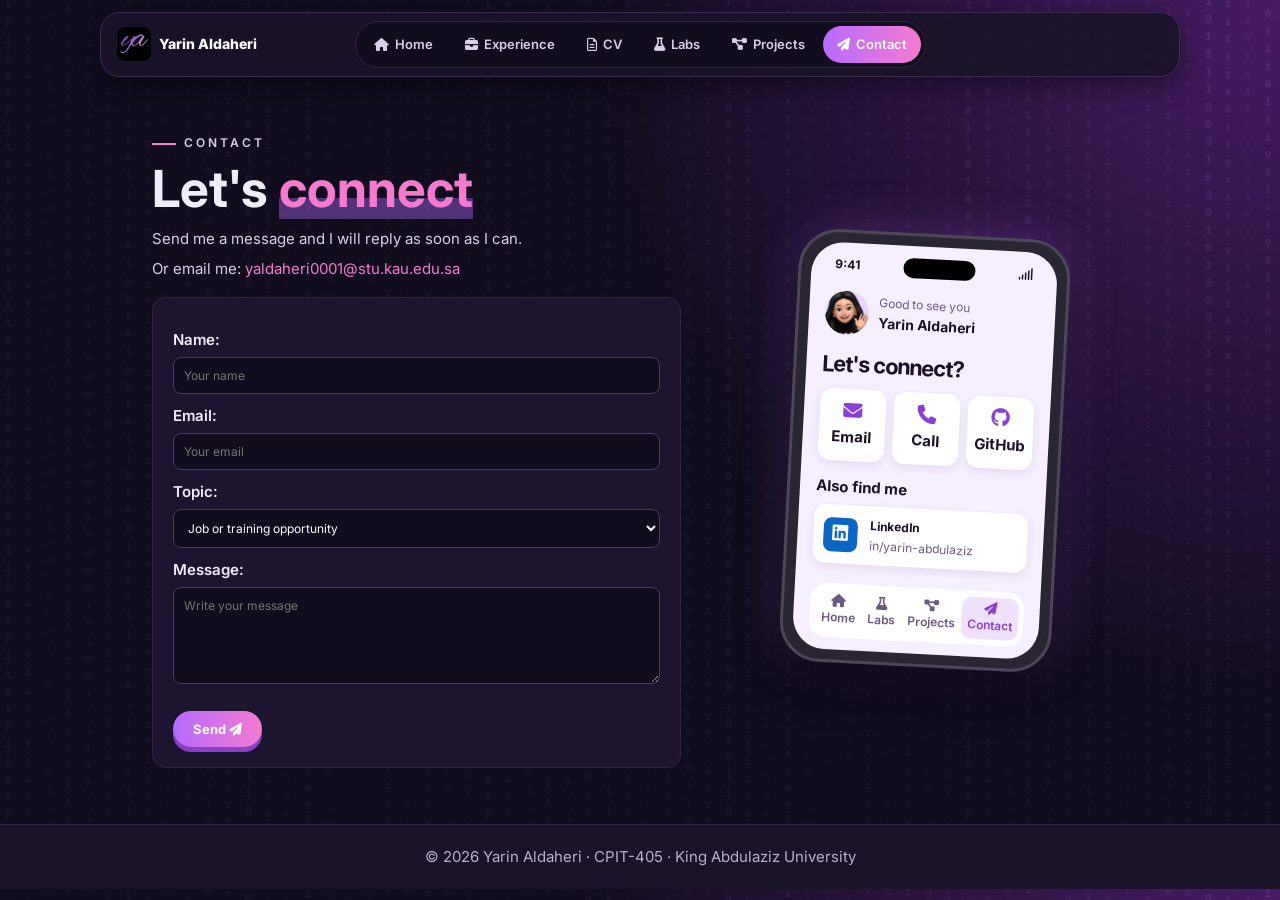
<file: contact.html>
<!DOCTYPE html>
<html lang="en">
<head>
  <meta charset="UTF-8">
  <!-- viewport: makes the page fit on phones -->
  <meta name="viewport" content="width=device-width, initial-scale=1.0">
  <meta name="author" content="Yarin Aldaheri">
  <title>Contact | Yarin Aldaheri</title>
  <link rel="icon" href="images/logo.jpg">
  <!-- fonts from Google Fonts (Inter + Gochi Hand) -->
  <link href="https://fonts.googleapis.com/css2?family=Inter:wght@400;600;800&family=Gochi+Hand&display=swap" rel="stylesheet">
  <!-- icons: Font Awesome (the <i> tags in the page) -->
  <link rel="stylesheet" href="https://cdnjs.cloudflare.com/ajax/libs/font-awesome/6.5.2/css/all.min.css">
  <!-- my css file -->
  <link rel="stylesheet" href="style.css">
</head>
<body>

  <!-- header + menu -->
  <header>
    <a href="index.html" class="logo">
      <img src="images/logo.jpg" alt="My logo">
      <span>Yarin Aldaheri</span>
    </a>
    <!-- menu button for phones (checkbox + label trick) -->
    <input type="checkbox" id="menu-btn">
    <label for="menu-btn" class="menu-icon"><i class="fa-solid fa-bars"></i></label>
    <nav>
      <a href="index.html"><i class="fa-solid fa-house"></i> Home</a>
      <a href="experience.html"><i class="fa-solid fa-briefcase"></i> Experience</a>
      <a href="cv.html"><i class="fa-regular fa-file-lines"></i> CV</a>
      <a href="labs.html"><i class="fa-solid fa-flask"></i> Labs</a>
      <a href="projects.html"><i class="fa-solid fa-diagram-project"></i> Projects</a>
      <a href="contact.html" class="active"><i class="fa-solid fa-paper-plane"></i> Contact</a>
    </nav>
  </header>

  <main>
    <section class="section contact">

      <!-- left side: the form -->
      <div class="contact-form">
        <p class="kicker">Contact</p>
        <h1>Let's <span class="pink">connect</span></h1>
        <p>Send me a message and I will reply as soon as I can.</p>
        <p>Or email me: <a href="mailto:yaldaheri0001@stu.kau.edu.sa">yaldaheri0001@stu.kau.edu.sa</a></p>

        <!-- the form uses FormSubmit to send the message to my email -->
        <form action="https://formsubmit.co/yaldaheri0001@stu.kau.edu.sa" method="POST" class="card">
          <!-- hidden inputs for FormSubmit (email subject + table design) -->
          <input type="hidden" name="_subject" value="New message from my portfolio">
          <input type="hidden" name="_template" value="table">
          <!-- after sending, go back to my contact page -->
          <input type="hidden" name="_next" value="https://yarinaldaheri.github.io/YarinAldaheri-portfolio/contact.html">
          <!-- name, email, topic and message -->
          <label for="name">Name:</label>
          <input type="text" id="name" name="name" placeholder="Your name" required>

          <label for="email">Email:</label>
          <input type="email" id="email" name="email" placeholder="Your email" required>

          <label for="topic">Topic:</label>
          <select id="topic" name="topic">
            <option>Job or training opportunity</option>
            <option>Project</option>
            <option>Question</option>
            <option>Other</option>
          </select>

          <label for="message">Message:</label>
          <textarea id="message" name="message" rows="5" placeholder="Write your message" required></textarea>

          <button type="submit" class="btn">Send <i class="fa-solid fa-paper-plane"></i></button>
        </form>
      </div>

      <!-- right side: a phone with my links -->
      <div class="phone">
        <div class="phone-screen">
          <!-- top of the phone -->
          <div class="phone-bar">
            <strong>9:41</strong>
            <span class="notch"></span>
            <i class="fa-solid fa-signal"></i>
          </div>

          <div class="phone-top">
            <img src="images/avatar.png" alt="My memoji">
            <p>Good to see you<br><strong>Yarin Aldaheri</strong></p>
          </div>

          <h2>Let's connect?</h2>

          <!-- 3 buttons -->
          <div class="phone-tiles">
            <a href="mailto:yaldaheri0001@stu.kau.edu.sa"><i class="fa-solid fa-envelope"></i><strong>Email</strong></a>
            <a href="tel:+966533007544"><i class="fa-solid fa-phone"></i><strong>Call</strong></a>
            <a href="https://github.com/Yarinaldaheri" target="_blank"><i class="fa-brands fa-github"></i><strong>GitHub</strong></a>
          </div>

          <p class="phone-small">Also find me</p>
          <a href="https://linkedin.com/in/yarin-abdulaziz" target="_blank" class="phone-link">
            <i class="fa-brands fa-linkedin"></i>
            <span><strong>LinkedIn</strong>in/yarin-abdulaziz</span>
          </a>

          <!-- menu at the bottom of the phone -->
          <div class="phone-menu">
            <a href="index.html"><i class="fa-solid fa-house"></i>Home</a>
            <a href="labs.html"><i class="fa-solid fa-flask"></i>Labs</a>
            <a href="projects.html"><i class="fa-solid fa-diagram-project"></i>Projects</a>
            <a href="contact.html" class="on"><i class="fa-solid fa-paper-plane"></i>Contact</a>
          </div>
        </div>
      </div>

    </section>
  </main>

  <!-- footer -->
  <footer>
    <p>&copy; 2026 Yarin Aldaheri &middot; CPIT-405 &middot; King Abdulaziz University</p>
  </footer>

</body>
</html>
</file>
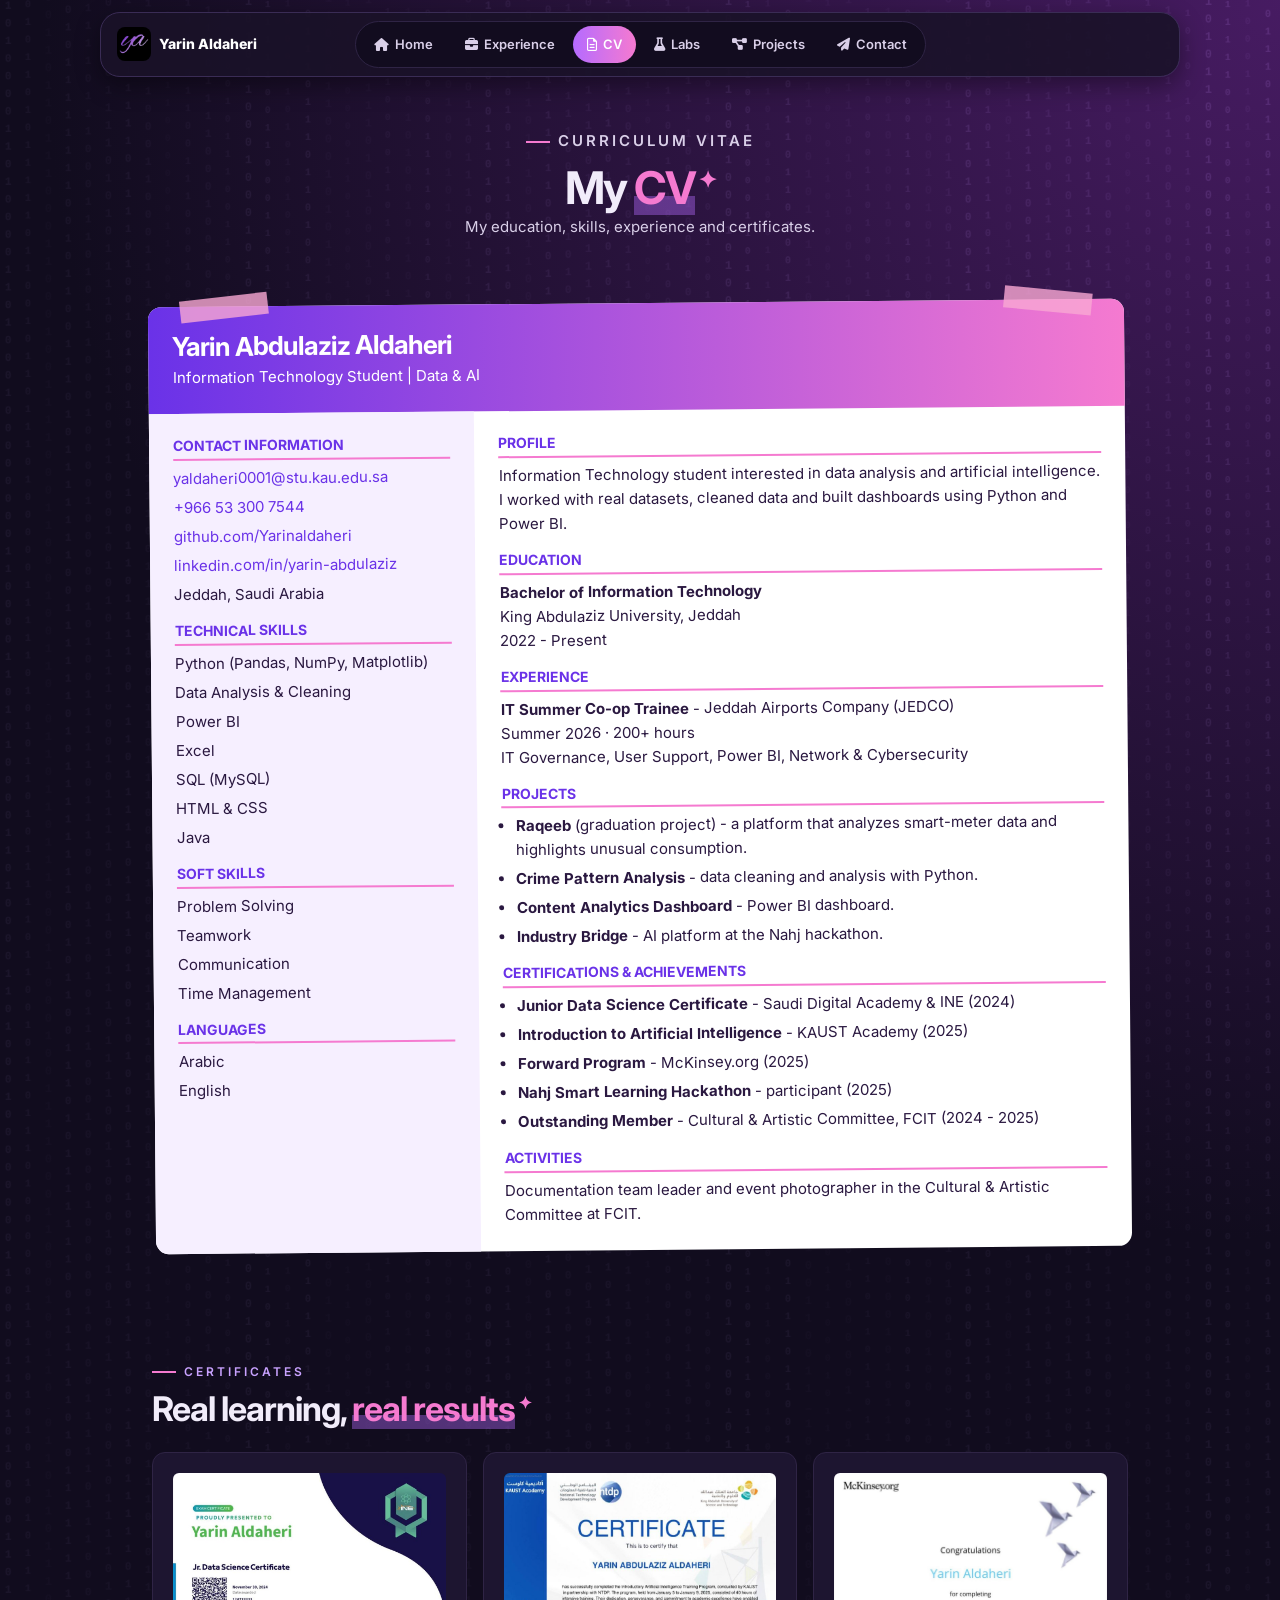
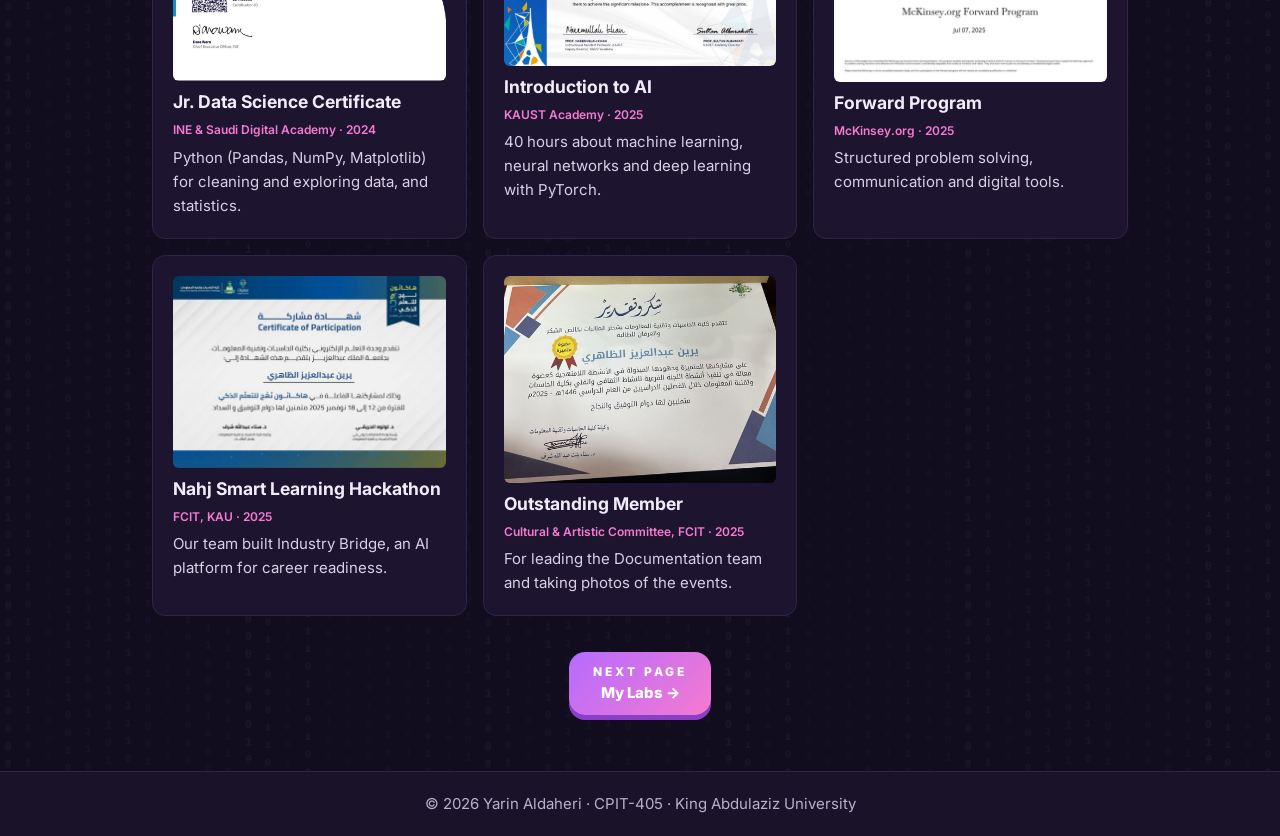
<file: cv.html>
<!DOCTYPE html>
<html lang="en">
<head>
  <meta charset="UTF-8">
  <!-- viewport: makes the page fit on phones -->
  <meta name="viewport" content="width=device-width, initial-scale=1.0">
  <meta name="author" content="Yarin Aldaheri">
  <title>CV | Yarin Aldaheri</title>
  <link rel="icon" href="images/logo.jpg">
  <!-- fonts from Google Fonts (Inter + Gochi Hand) -->
  <link href="https://fonts.googleapis.com/css2?family=Inter:wght@400;600;800&family=Gochi+Hand&display=swap" rel="stylesheet">
  <!-- icons: Font Awesome (the <i> tags in the page) -->
  <link rel="stylesheet" href="https://cdnjs.cloudflare.com/ajax/libs/font-awesome/6.5.2/css/all.min.css">
  <!-- my css file -->
  <link rel="stylesheet" href="style.css">
</head>
<body>

  <!-- header + menu -->
  <header>
    <a href="index.html" class="logo">
      <img src="images/logo.jpg" alt="My logo">
      <span>Yarin Aldaheri</span>
    </a>
    <!-- menu button for phones (checkbox + label trick) -->
    <input type="checkbox" id="menu-btn">
    <label for="menu-btn" class="menu-icon"><i class="fa-solid fa-bars"></i></label>
    <nav>
      <a href="index.html"><i class="fa-solid fa-house"></i> Home</a>
      <a href="experience.html"><i class="fa-solid fa-briefcase"></i> Experience</a>
      <a href="cv.html" class="active"><i class="fa-regular fa-file-lines"></i> CV</a>
      <a href="labs.html"><i class="fa-solid fa-flask"></i> Labs</a>
      <a href="projects.html"><i class="fa-solid fa-diagram-project"></i> Projects</a>
      <a href="contact.html"><i class="fa-solid fa-paper-plane"></i> Contact</a>
    </nav>
  </header>

  <main>

    <!-- page title -->
    <section class="page-title">
      <p class="kicker">Curriculum Vitae</p>
      <h1>My <span class="pink">CV</span></h1>
      <p>My education, skills, experience and certificates.</p>
    </section>

    <!-- the cv paper with two pieces of tape -->
    <section class="section">
      <div class="cv">
        <span class="tape left"></span>
        <span class="tape right"></span>

        <div class="cv-top">
          <h2>Yarin Abdulaziz Aldaheri</h2>
          <p>Information Technology Student | Data &amp; AI</p>
        </div>

        <div class="cv-body">

          <!-- left side -->
          <aside class="cv-side">
            <h3>Contact Information</h3>
            <ul>
              <li><a href="mailto:yaldaheri0001@stu.kau.edu.sa">yaldaheri0001@stu.kau.edu.sa</a></li>
              <li><a href="tel:+966533007544">+966&nbsp;53&nbsp;300&nbsp;7544</a></li>
              <li><a href="https://github.com/Yarinaldaheri" target="_blank">github.com/Yarinaldaheri</a></li>
              <li><a href="https://linkedin.com/in/yarin-abdulaziz" target="_blank">linkedin.com/in/yarin-abdulaziz</a></li>
              <li>Jeddah, Saudi Arabia</li>
            </ul>

            <h3>Technical Skills</h3>
            <ul>
              <li>Python (Pandas, NumPy, Matplotlib)</li>
              <li>Data Analysis &amp; Cleaning</li>
              <li>Power BI</li>
              <li>Excel</li>
              <li>SQL (MySQL)</li>
              <li>HTML &amp; CSS</li>
              <li>Java</li>
            </ul>

            <h3>Soft Skills</h3>
            <ul>
              <li>Problem Solving</li>
              <li>Teamwork</li>
              <li>Communication</li>
              <li>Time Management</li>
            </ul>

            <h3>Languages</h3>
            <ul>
              <li>Arabic</li>
              <li>English</li>
            </ul>
          </aside>

          <!-- right side -->
          <div class="cv-main">
            <h3>Profile</h3>
            <p>Information Technology student interested in data analysis and artificial intelligence. I worked with real datasets, cleaned data and built dashboards using Python and Power BI.</p>

            <h3>Education</h3>
            <p><strong>Bachelor of Information Technology</strong><br>King Abdulaziz University, Jeddah<br>2022 - Present</p>

            <h3>Experience</h3>
            <p><strong>IT Summer Co-op Trainee</strong> - Jeddah Airports Company (JEDCO)<br>Summer 2026 &middot; 200+ hours<br>IT Governance, User Support, Power BI, Network &amp; Cybersecurity</p>

            <h3>Projects</h3>
            <ul>
              <li><strong>Raqeeb</strong> (graduation project) - a platform that analyzes smart-meter data and highlights unusual consumption.</li>
              <li><strong>Crime Pattern Analysis</strong> - data cleaning and analysis with Python.</li>
              <li><strong>Content Analytics Dashboard</strong> - Power BI dashboard.</li>
              <li><strong>Industry Bridge</strong> - AI platform at the Nahj hackathon.</li>
            </ul>

            <h3>Certifications &amp; Achievements</h3>
            <ul>
              <li><strong>Junior Data Science Certificate</strong> - Saudi Digital Academy &amp; INE (2024)</li>
              <li><strong>Introduction to Artificial Intelligence</strong> - KAUST Academy (2025)</li>
              <li><strong>Forward Program</strong> - McKinsey.org (2025)</li>
              <li><strong>Nahj Smart Learning Hackathon</strong> - participant (2025)</li>
              <li><strong>Outstanding Member</strong> - Cultural &amp; Artistic Committee, FCIT (2024 - 2025)</li>
            </ul>

            <h3>Activities</h3>
            <p>Documentation team leader and event photographer in the Cultural &amp; Artistic Committee at FCIT.</p>
          </div>

        </div>
      </div>
    </section>

    <!-- certificates -->
    <section class="section" id="certificates">
      <p class="kicker">Certificates</p>
      <h2>Real learning, <span class="pink">real results</span></h2>

      <div class="cert-grid">
        <!-- certificate 1 -->
        <article class="card cert" id="cert-1">
          <a href="images/cert-ine.jpg" target="_blank"><img src="images/cert-ine.jpg" alt="Junior Data Science certificate"></a>
          <h3>Jr. Data Science Certificate</h3>
          <p class="cert-from">INE &amp; Saudi Digital Academy &middot; 2024</p>
          <p>Python (Pandas, NumPy, Matplotlib) for cleaning and exploring data, and statistics.</p>
        </article>

        <!-- certificate 2 -->
        <article class="card cert" id="cert-2">
          <a href="images/cert-kaust.jpg" target="_blank"><img src="images/cert-kaust.jpg" alt="Introduction to AI certificate"></a>
          <h3>Introduction to AI</h3>
          <p class="cert-from">KAUST Academy &middot; 2025</p>
          <p>40 hours about machine learning, neural networks and deep learning with PyTorch.</p>
        </article>

        <!-- certificate 3 -->
        <article class="card cert" id="cert-3">
          <a href="images/cert-mckinsey.jpg" target="_blank"><img src="images/cert-mckinsey.jpg" alt="Forward Program certificate"></a>
          <h3>Forward Program</h3>
          <p class="cert-from">McKinsey.org &middot; 2025</p>
          <p>Structured problem solving, communication and digital tools.</p>
        </article>

        <!-- certificate 4 -->
        <article class="card cert" id="cert-4">
          <a href="images/cert-nahj.jpg" target="_blank"><img src="images/cert-nahj.jpg" alt="Nahj Hackathon certificate"></a>
          <h3>Nahj Smart Learning Hackathon</h3>
          <p class="cert-from">FCIT, KAU &middot; 2025</p>
          <p>Our team built Industry Bridge, an AI platform for career readiness.</p>
        </article>

        <!-- certificate 5 -->
        <article class="card cert" id="cert-5">
          <a href="images/cert-committee.jpg" target="_blank"><img src="images/cert-committee.jpg" alt="Outstanding Member certificate"></a>
          <h3>Outstanding Member</h3>
          <p class="cert-from">Cultural &amp; Artistic Committee, FCIT &middot; 2025</p>
          <p>For leading the Documentation team and taking photos of the events.</p>
        </article>
      </div>

      <a href="labs.html" class="next-page"><span>Next page</span>My Labs &rarr;</a>
    </section>

  </main>

  <!-- footer -->
  <footer>
    <p>&copy; 2026 Yarin Aldaheri &middot; CPIT-405 &middot; King Abdulaziz University</p>
  </footer>

</body>
</html>
</file>
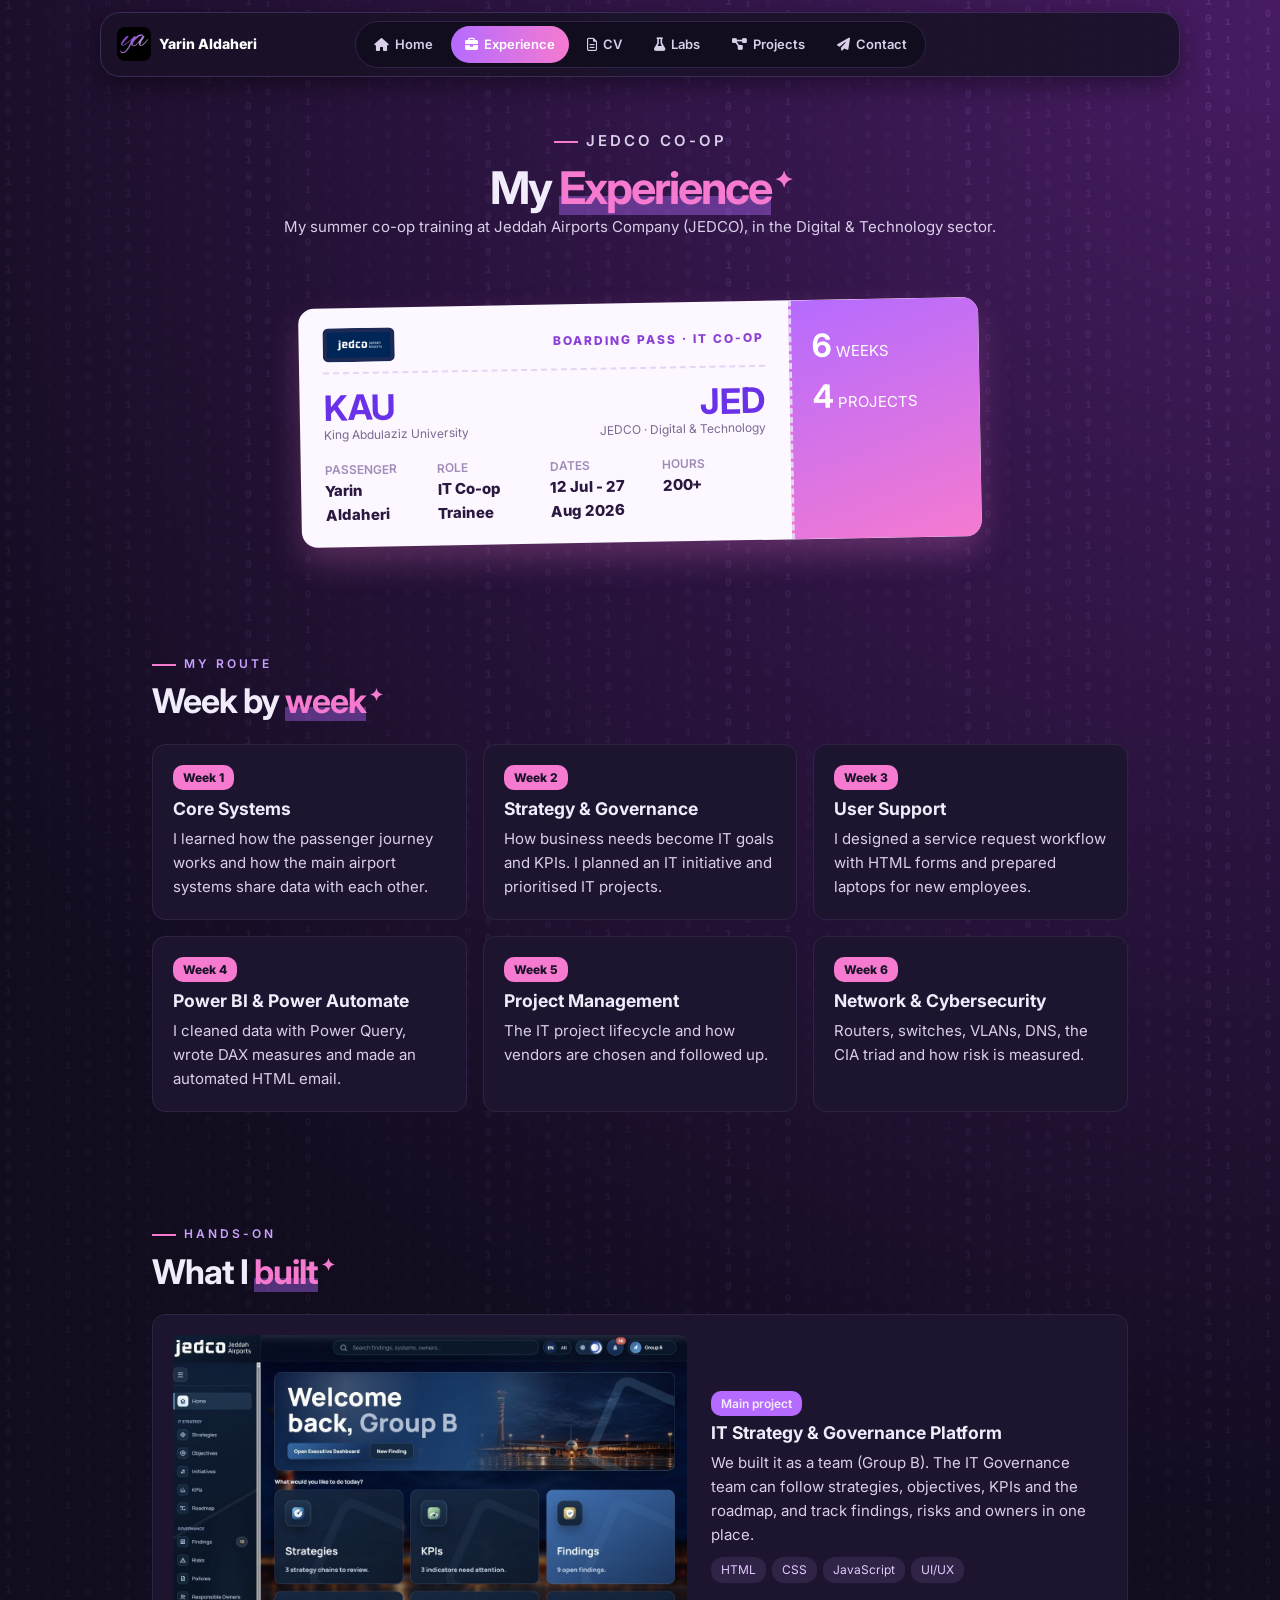
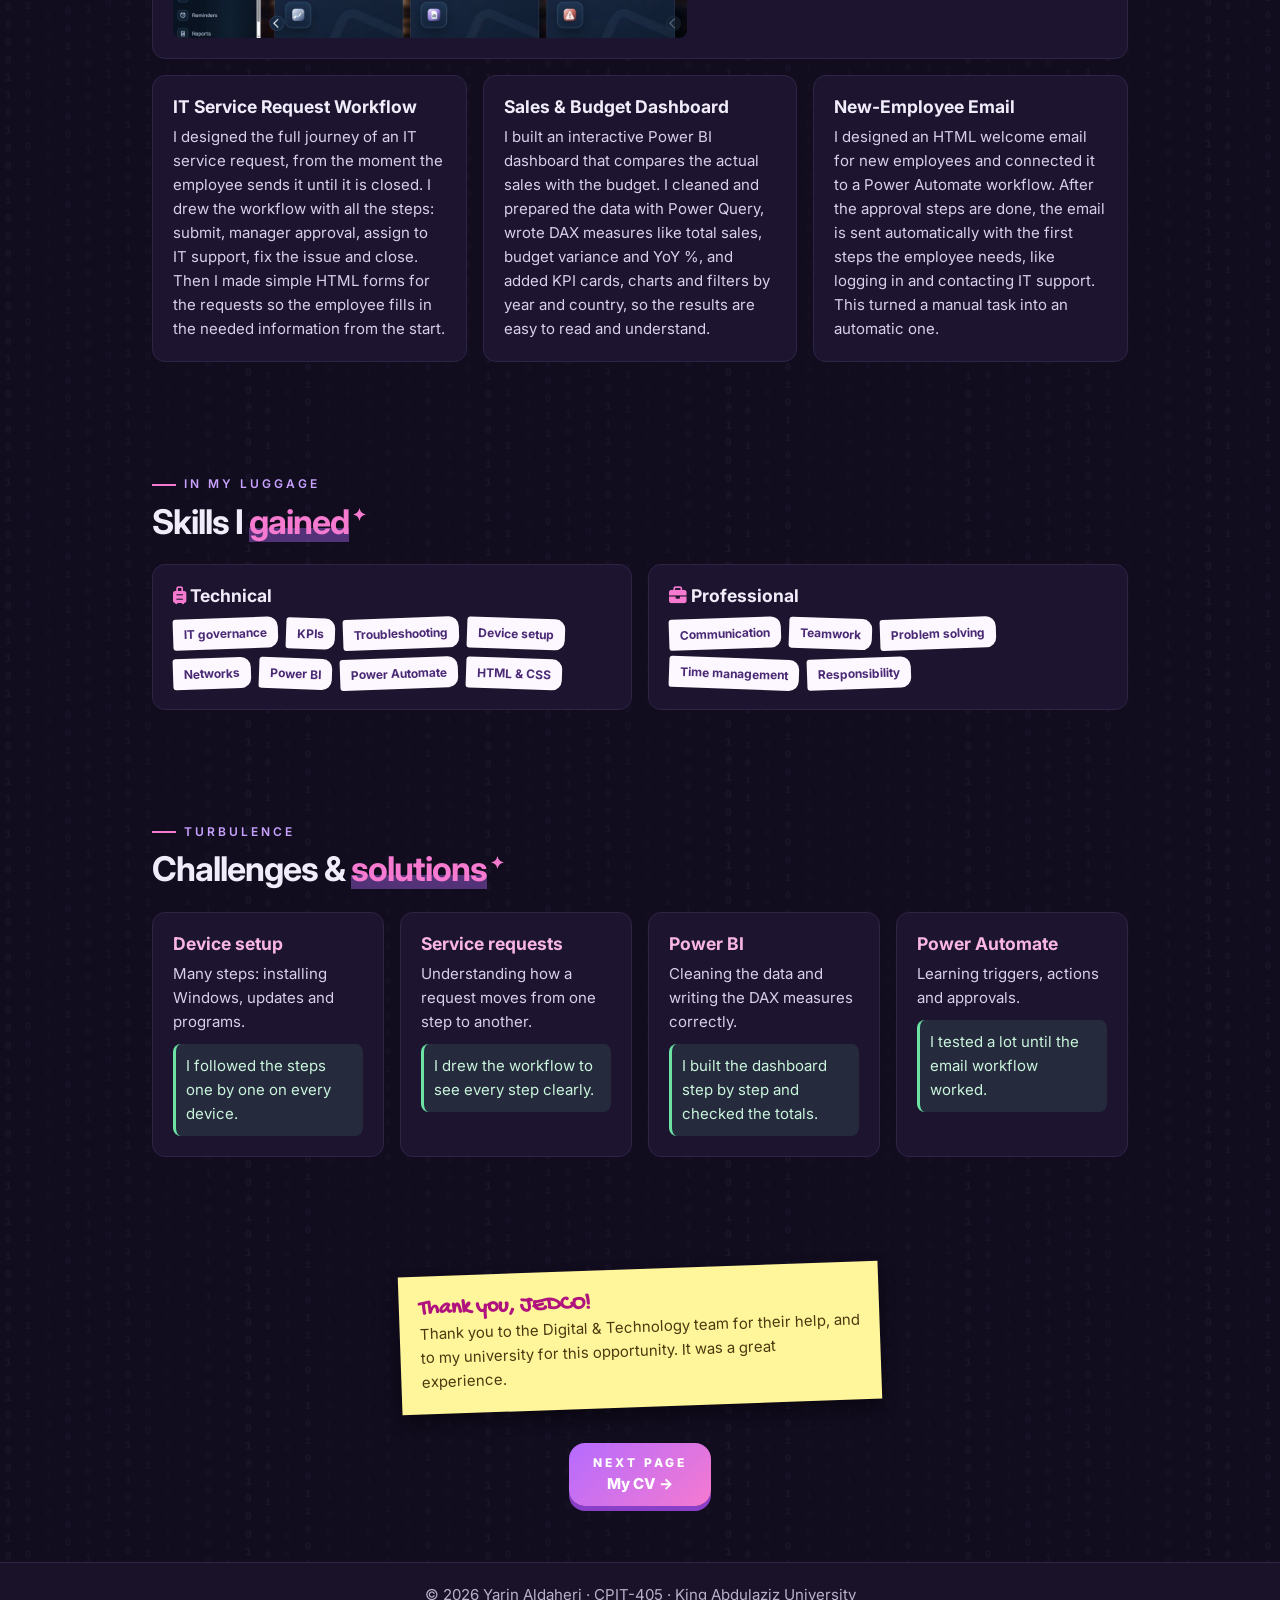
<file: experience.html>
<!DOCTYPE html>
<html lang="en">
<head>
  <meta charset="UTF-8">
  <!-- viewport: makes the page fit on phones -->
  <meta name="viewport" content="width=device-width, initial-scale=1.0">
  <meta name="author" content="Yarin Aldaheri">
  <title>Experience | Yarin Aldaheri</title>
  <link rel="icon" href="images/logo.jpg">
  <!-- fonts from Google Fonts (Inter + Gochi Hand) -->
  <link href="https://fonts.googleapis.com/css2?family=Inter:wght@400;600;800&family=Gochi+Hand&display=swap" rel="stylesheet">
  <!-- icons: Font Awesome (the <i> tags in the page) -->
  <link rel="stylesheet" href="https://cdnjs.cloudflare.com/ajax/libs/font-awesome/6.5.2/css/all.min.css">
  <!-- my css file -->
  <link rel="stylesheet" href="style.css">
</head>
<body>

  <!-- header + menu -->
  <header>
    <a href="index.html" class="logo">
      <img src="images/logo.jpg" alt="My logo">
      <span>Yarin Aldaheri</span>
    </a>
    <!-- menu button for phones (checkbox + label trick) -->
    <input type="checkbox" id="menu-btn">
    <label for="menu-btn" class="menu-icon"><i class="fa-solid fa-bars"></i></label>
    <nav>
      <a href="index.html"><i class="fa-solid fa-house"></i> Home</a>
      <a href="experience.html" class="active"><i class="fa-solid fa-briefcase"></i> Experience</a>
      <a href="cv.html"><i class="fa-regular fa-file-lines"></i> CV</a>
      <a href="labs.html"><i class="fa-solid fa-flask"></i> Labs</a>
      <a href="projects.html"><i class="fa-solid fa-diagram-project"></i> Projects</a>
      <a href="contact.html"><i class="fa-solid fa-paper-plane"></i> Contact</a>
    </nav>
  </header>

  <main>

    <!-- page title -->
    <section class="page-title">
      <p class="kicker">JEDCO co-op</p>
      <h1>My <span class="pink">Experience</span></h1>
      <p>My summer co-op training at Jeddah Airports Company (JEDCO), in the Digital &amp; Technology sector.</p>
    </section>

    <!-- training info like a boarding pass -->
    <section class="section">
      <div class="ticket">
        <div class="ticket-main">
          <div class="ticket-top">
            <img src="images/jedco-logo.png" alt="JEDCO logo">
            <p>Boarding pass &middot; IT co-op</p>
          </div>
          <div class="route">
            <p><strong>KAU</strong>King Abdulaziz University</p>
            <p><strong>JED</strong>JEDCO &middot; Digital &amp; Technology</p>
          </div>
          <ul class="ticket-info">
            <li><span>Passenger</span>Yarin Aldaheri</li>
            <li><span>Role</span>IT Co-op Trainee</li>
            <li><span>Dates</span>12 Jul - 27 Aug 2026</li>
            <li><span>Hours</span>200+</li>
          </ul>
        </div>
        <div class="ticket-side">
          <p><strong>6</strong> weeks</p>
          <p><strong>4</strong> projects</p>
        </div>
      </div>
    </section>

    <!-- 6 weeks -->
    <section class="section">
      <p class="kicker">My route</p>
      <h2>Week by <span class="pink">week</span></h2>

      <!-- one card for every week -->
      <div class="weeks">
        <div class="card week">
          <span class="week-num">Week 1</span>
          <h3>Core Systems</h3>
          <p>I learned how the passenger journey works and how the main airport systems share data with each other.</p>
        </div>

        <div class="card week">
          <span class="week-num">Week 2</span>
          <h3>Strategy &amp; Governance</h3>
          <p>How business needs become IT goals and KPIs. I planned an IT initiative and prioritised IT projects.</p>
        </div>

        <div class="card week">
          <span class="week-num">Week 3</span>
          <h3>User Support</h3>
          <p>I designed a service request workflow with HTML forms and prepared laptops for new employees.</p>
        </div>

        <div class="card week">
          <span class="week-num">Week 4</span>
          <h3>Power BI &amp; Power Automate</h3>
          <p>I cleaned data with Power Query, wrote DAX measures and made an automated HTML email.</p>
        </div>

        <div class="card week">
          <span class="week-num">Week 5</span>
          <h3>Project Management</h3>
          <p>The IT project lifecycle and how vendors are chosen and followed up.</p>
        </div>

        <div class="card week">
          <span class="week-num">Week 6</span>
          <h3>Network &amp; Cybersecurity</h3>
          <p>Routers, switches, VLANs, DNS, the CIA triad and how risk is measured.</p>
        </div>
      </div>
    </section>

    <!-- what I built -->
    <section class="section">
      <p class="kicker">Hands-on</p>
      <h2>What I <span class="pink">built</span></h2>

      <!-- main project -->
      <div class="card main-project">
        <a href="images/jedco-governance.jpg" target="_blank">
          <img src="images/jedco-governance.jpg" alt="Home page of the IT Strategy and Governance Platform">
        </a>
        <div>
          <span class="label">Main project</span>
          <h3>IT Strategy &amp; Governance Platform</h3>
          <p>We built it as a team (Group B). The IT Governance team can follow strategies, objectives, KPIs and the roadmap, and track findings, risks and owners in one place.</p>
          <ul class="tags">
            <li>HTML</li>
            <li>CSS</li>
            <li>JavaScript</li>
            <li>UI/UX</li>
          </ul>
        </div>
      </div>

      <!-- other tasks -->
      <div class="small-projects">
        <div class="card">
          <h3>IT Service Request Workflow</h3>
          <p>I designed the full journey of an IT service request, from the moment the employee sends it until it is closed. I drew the workflow with all the steps: submit, manager approval, assign to IT support, fix the issue and close. Then I made simple HTML forms for the requests so the employee fills in the needed information from the start.</p>
        </div>
        <div class="card">
          <h3>Sales &amp; Budget Dashboard</h3>
          <p>I built an interactive Power BI dashboard that compares the actual sales with the budget. I cleaned and prepared the data with Power Query, wrote DAX measures like total sales, budget variance and YoY %, and added KPI cards, charts and filters by year and country, so the results are easy to read and understand.</p>
        </div>
        <div class="card">
          <h3>New-Employee Email</h3>
          <p>I designed an HTML welcome email for new employees and connected it to a Power Automate workflow. After the approval steps are done, the email is sent automatically with the first steps the employee needs, like logging in and contacting IT support. This turned a manual task into an automatic one.</p>
        </div>
      </div>
    </section>

    <!-- skills from the training -->
    <section class="section">
      <p class="kicker">In my luggage</p>
      <h2>Skills I <span class="pink">gained</span></h2>

      <div class="two-cols">
        <div class="card">
          <h3><i class="fa-solid fa-suitcase-rolling"></i> Technical</h3>
          <ul class="bag-tags">
            <li>IT governance</li>
            <li>KPIs</li>
            <li>Troubleshooting</li>
            <li>Device setup</li>
            <li>Networks</li>
            <li>Power BI</li>
            <li>Power Automate</li>
            <li>HTML &amp; CSS</li>
          </ul>
        </div>
        <div class="card">
          <h3><i class="fa-solid fa-briefcase"></i> Professional</h3>
          <ul class="bag-tags">
            <li>Communication</li>
            <li>Teamwork</li>
            <li>Problem solving</li>
            <li>Time management</li>
            <li>Responsibility</li>
          </ul>
        </div>
      </div>
    </section>

    <!-- challenges -->
    <section class="section">
      <p class="kicker">Turbulence</p>
      <h2>Challenges &amp; <span class="pink">solutions</span></h2>

      <div class="challenges">
        <div class="card">
          <h3>Device setup</h3>
          <p>Many steps: installing Windows, updates and programs.</p>
          <p class="solution">I followed the steps one by one on every device.</p>
        </div>
        <div class="card">
          <h3>Service requests</h3>
          <p>Understanding how a request moves from one step to another.</p>
          <p class="solution">I drew the workflow to see every step clearly.</p>
        </div>
        <div class="card">
          <h3>Power BI</h3>
          <p>Cleaning the data and writing the DAX measures correctly.</p>
          <p class="solution">I built the dashboard step by step and checked the totals.</p>
        </div>
        <div class="card">
          <h3>Power Automate</h3>
          <p>Learning triggers, actions and approvals.</p>
          <p class="solution">I tested a lot until the email workflow worked.</p>
        </div>
      </div>
    </section>

    <!-- thank you note -->
    <section class="section">
      <div class="note">
        <h3>Thank you, JEDCO!</h3>
        <p>Thank you to the Digital &amp; Technology team for their help, and to my university for this opportunity. It was a great experience.</p>
      </div>

      <a href="cv.html" class="next-page"><span>Next page</span>My CV &rarr;</a>
    </section>

  </main>

  <!-- footer -->
  <footer>
    <p>&copy; 2026 Yarin Aldaheri &middot; CPIT-405 &middot; King Abdulaziz University</p>
  </footer>

</body>
</html>
</file>
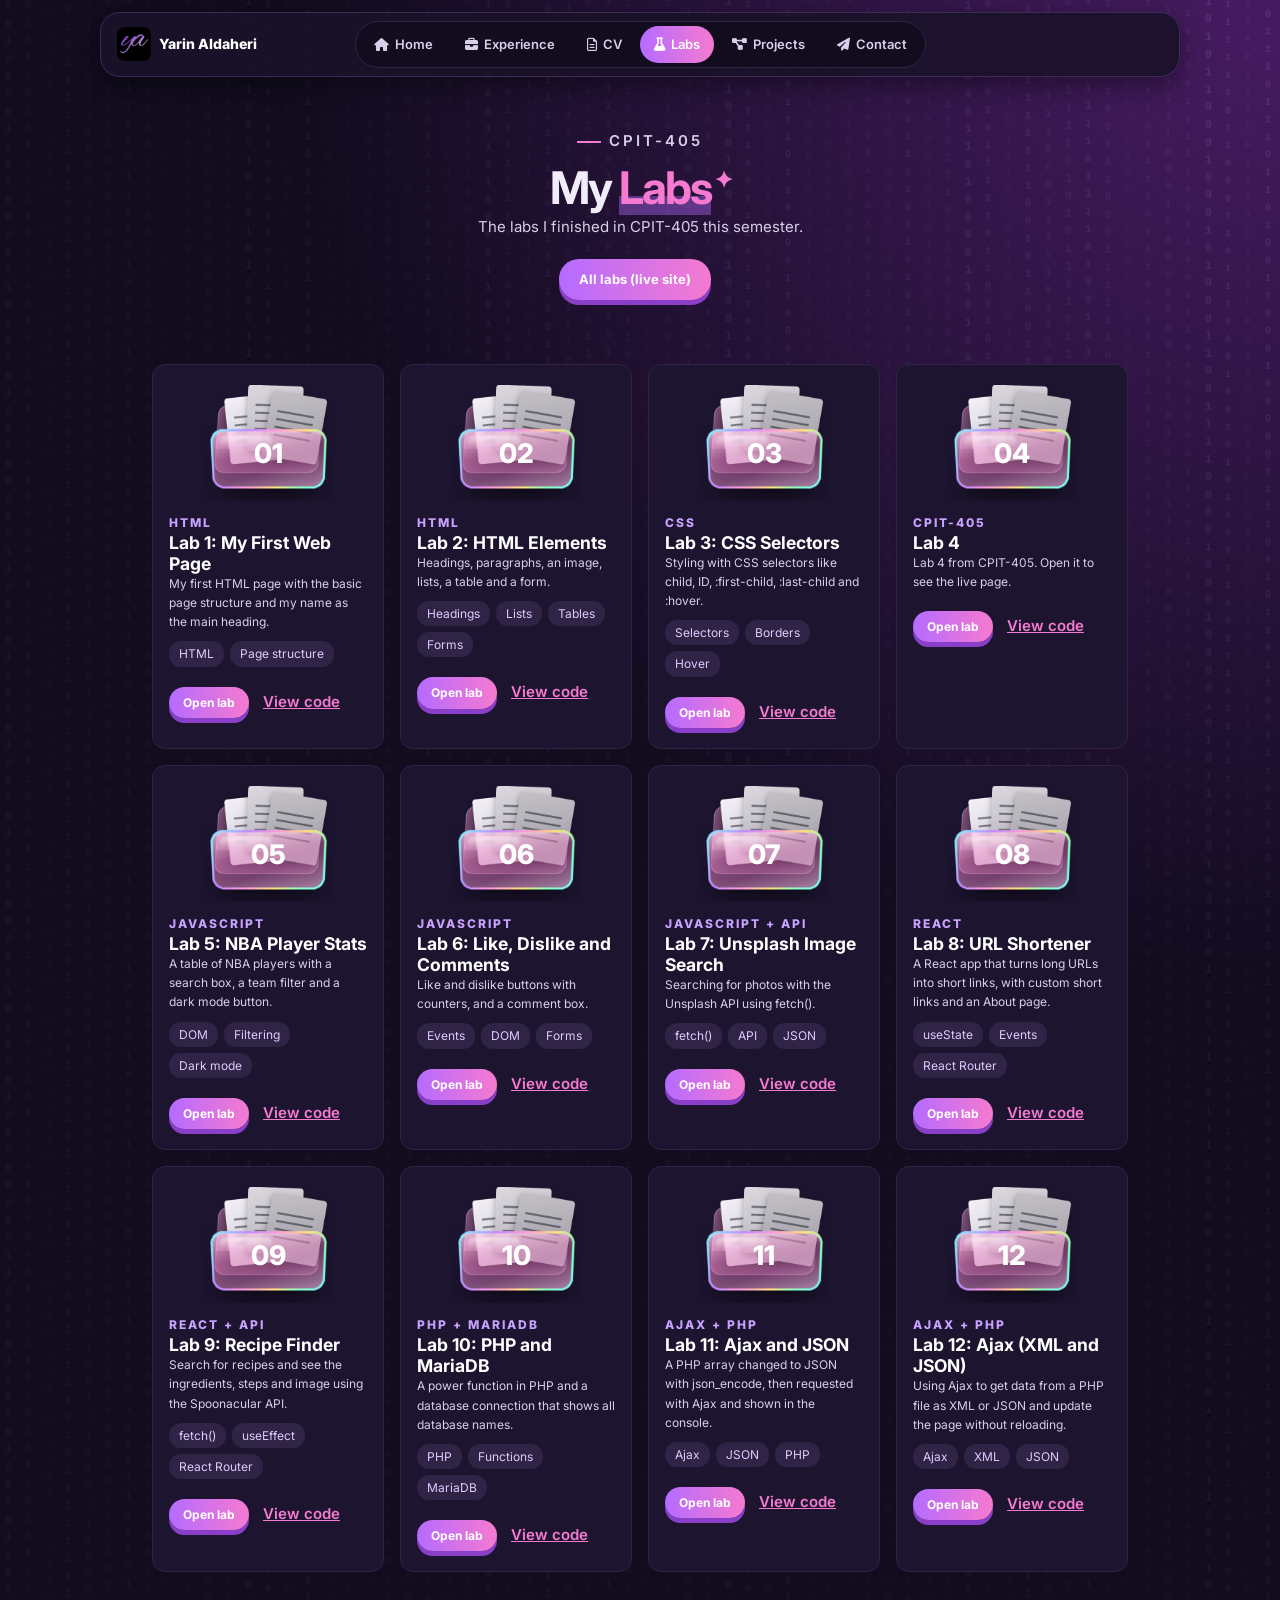
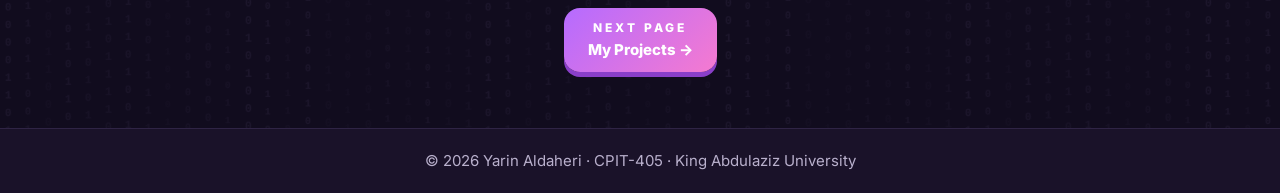
<file: labs.html>
<!DOCTYPE html>
<html lang="en">
<head>
  <meta charset="UTF-8">
  <!-- viewport: makes the page fit on phones -->
  <meta name="viewport" content="width=device-width, initial-scale=1.0">
  <meta name="author" content="Yarin Aldaheri">
  <title>Labs | Yarin Aldaheri</title>
  <link rel="icon" href="images/logo.jpg">
  <!-- fonts from Google Fonts (Inter + Gochi Hand) -->
  <link href="https://fonts.googleapis.com/css2?family=Inter:wght@400;600;800&family=Gochi+Hand&display=swap" rel="stylesheet">
  <!-- icons: Font Awesome (the <i> tags in the page) -->
  <link rel="stylesheet" href="https://cdnjs.cloudflare.com/ajax/libs/font-awesome/6.5.2/css/all.min.css">
  <!-- my css file -->
  <link rel="stylesheet" href="style.css">
</head>
<body>

  <!-- header + menu -->
  <header>
    <a href="index.html" class="logo">
      <img src="images/logo.jpg" alt="My logo">
      <span>Yarin Aldaheri</span>
    </a>
    <!-- menu button for phones (checkbox + label trick) -->
    <input type="checkbox" id="menu-btn">
    <label for="menu-btn" class="menu-icon"><i class="fa-solid fa-bars"></i></label>
    <nav>
      <a href="index.html"><i class="fa-solid fa-house"></i> Home</a>
      <a href="experience.html"><i class="fa-solid fa-briefcase"></i> Experience</a>
      <a href="cv.html"><i class="fa-regular fa-file-lines"></i> CV</a>
      <a href="labs.html" class="active"><i class="fa-solid fa-flask"></i> Labs</a>
      <a href="projects.html"><i class="fa-solid fa-diagram-project"></i> Projects</a>
      <a href="contact.html"><i class="fa-solid fa-paper-plane"></i> Contact</a>
    </nav>
  </header>

  <main>

    <!-- page title -->
    <section class="page-title">
      <p class="kicker">CPIT-405</p>
      <h1>My <span class="pink">Labs</span></h1>
      <p>The labs I finished in CPIT-405 this semester.</p>
      <a href="https://yarinaldaheri.github.io/cpit-405-lab-1/" target="_blank" class="btn">All labs (live site)</a>
    </section>

    <!-- lab cards -->
    <section class="section">
      <div class="folders">
        <!-- lab 1 -->
        <div class="folder-card lab">
          <div class="folder">
            <img src="images/folder.png" alt="">
            <span>01</span>
          </div>
          <p class="lab-type">HTML</p>
          <h3><a href="https://yarinaldaheri.github.io/cpit-405-lab-1/Labs/Lab1.html">Lab 1: My First Web Page</a></h3>
          <p>My first HTML page with the basic page structure and my name as the main heading.</p>
          <ul class="tags"><li>HTML</li><li>Page structure</li></ul>
          <a href="https://yarinaldaheri.github.io/cpit-405-lab-1/Labs/Lab1.html" class="btn btn-small">Open lab</a>
          <a href="https://github.com/Yarinaldaheri/cpit-405-lab-1/blob/main/Labs/Lab1.html" target="_blank" class="code-link">View code</a>
        </div>

        <!-- lab 2 -->
        <div class="folder-card lab">
          <div class="folder">
            <img src="images/folder.png" alt="">
            <span>02</span>
          </div>
          <p class="lab-type">HTML</p>
          <h3><a href="https://yarinaldaheri.github.io/cpit-405-lab-1/Labs/Lab2.html">Lab 2: HTML Elements</a></h3>
          <p>Headings, paragraphs, an image, lists, a table and a form.</p>
          <ul class="tags"><li>Headings</li><li>Lists</li><li>Tables</li><li>Forms</li></ul>
          <a href="https://yarinaldaheri.github.io/cpit-405-lab-1/Labs/Lab2.html" class="btn btn-small">Open lab</a>
          <a href="https://github.com/Yarinaldaheri/cpit-405-lab-1/blob/main/Labs/Lab2.html" target="_blank" class="code-link">View code</a>
        </div>

        <!-- lab 3 -->
        <div class="folder-card lab">
          <div class="folder">
            <img src="images/folder.png" alt="">
            <span>03</span>
          </div>
          <p class="lab-type">CSS</p>
          <h3><a href="https://yarinaldaheri.github.io/cpit-405-lab-1/Labs/Lab3.html">Lab 3: CSS Selectors</a></h3>
          <p>Styling with CSS selectors like child, ID, :first-child, :last-child and :hover.</p>
          <ul class="tags"><li>Selectors</li><li>Borders</li><li>Hover</li></ul>
          <a href="https://yarinaldaheri.github.io/cpit-405-lab-1/Labs/Lab3.html" class="btn btn-small">Open lab</a>
          <a href="https://github.com/Yarinaldaheri/cpit-405-lab-1/blob/main/Labs/Lab3.html" target="_blank" class="code-link">View code</a>
        </div>

        <!-- lab 4 -->
        <div class="folder-card lab">
          <div class="folder">
            <img src="images/folder.png" alt="">
            <span>04</span>
          </div>
          <p class="lab-type">CPIT-405</p>
          <h3><a href="https://yarinaldaheri.github.io/cpit-405-lab-1/Labs/Lab4.html">Lab 4</a></h3>
          <p>Lab 4 from CPIT-405. Open it to see the live page.</p>
          <a href="https://yarinaldaheri.github.io/cpit-405-lab-1/Labs/Lab4.html" class="btn btn-small">Open lab</a>
          <a href="https://github.com/Yarinaldaheri/cpit-405-lab-1/blob/main/Labs/Lab4.html" target="_blank" class="code-link">View code</a>
        </div>

        <!-- lab 5 -->
        <div class="folder-card lab">
          <div class="folder">
            <img src="images/folder.png" alt="">
            <span>05</span>
          </div>
          <p class="lab-type">JavaScript</p>
          <h3><a href="https://yarinaldaheri.github.io/cpit-405-lab-1/Labs/Lab5/Lab5.html">Lab 5: NBA Player Stats</a></h3>
          <p>A table of NBA players with a search box, a team filter and a dark mode button.</p>
          <ul class="tags"><li>DOM</li><li>Filtering</li><li>Dark mode</li></ul>
          <a href="https://yarinaldaheri.github.io/cpit-405-lab-1/Labs/Lab5/Lab5.html" class="btn btn-small">Open lab</a>
          <a href="https://github.com/Yarinaldaheri/cpit-405-lab-1/tree/main/Labs/Lab5" target="_blank" class="code-link">View code</a>
        </div>

        <!-- lab 6 -->
        <div class="folder-card lab">
          <div class="folder">
            <img src="images/folder.png" alt="">
            <span>06</span>
          </div>
          <p class="lab-type">JavaScript</p>
          <h3><a href="https://yarinaldaheri.github.io/cpit-405-lab-1/Labs/Lab6/Lab6.html">Lab 6: Like, Dislike and Comments</a></h3>
          <p>Like and dislike buttons with counters, and a comment box.</p>
          <ul class="tags"><li>Events</li><li>DOM</li><li>Forms</li></ul>
          <a href="https://yarinaldaheri.github.io/cpit-405-lab-1/Labs/Lab6/Lab6.html" class="btn btn-small">Open lab</a>
          <a href="https://github.com/Yarinaldaheri/cpit-405-lab-1/tree/main/Labs/Lab6" target="_blank" class="code-link">View code</a>
        </div>

        <!-- lab 7 -->
        <div class="folder-card lab">
          <div class="folder">
            <img src="images/folder.png" alt="">
            <span>07</span>
          </div>
          <p class="lab-type">JavaScript + API</p>
          <h3><a href="https://yarinaldaheri.github.io/cpit-405-lab-1/Labs/Lab7.html">Lab 7: Unsplash Image Search</a></h3>
          <p>Searching for photos with the Unsplash API using fetch().</p>
          <ul class="tags"><li>fetch()</li><li>API</li><li>JSON</li></ul>
          <a href="https://yarinaldaheri.github.io/cpit-405-lab-1/Labs/Lab7.html" class="btn btn-small">Open lab</a>
          <a href="https://github.com/Yarinaldaheri/cpit-405-lab-1/blob/main/Labs/Lab7.html" target="_blank" class="code-link">View code</a>
        </div>

        <!-- lab 8 -->
        <div class="folder-card lab">
          <div class="folder">
            <img src="images/folder.png" alt="">
            <span>08</span>
          </div>
          <p class="lab-type">React</p>
          <h3><a href="https://yarinaldaheri.github.io/cpit-405-lab-1/Labs/Lab8.html">Lab 8: URL Shortener</a></h3>
          <p>A React app that turns long URLs into short links, with custom short links and an About page.</p>
          <ul class="tags"><li>useState</li><li>Events</li><li>React Router</li></ul>
          <a href="https://yarinaldaheri.github.io/cpit-405-lab-1/Labs/Lab8.html" class="btn btn-small">Open lab</a>
          <a href="https://github.com/Yarinaldaheri/cpit-405-lab-1/blob/main/Labs/Lab8.html" target="_blank" class="code-link">View code</a>
        </div>

        <!-- lab 9 -->
        <div class="folder-card lab">
          <div class="folder">
            <img src="images/folder.png" alt="">
            <span>09</span>
          </div>
          <p class="lab-type">React + API</p>
          <h3><a href="https://yarinaldaheri.github.io/cpit-405-lab-1/Labs/Lab9.html">Lab 9: Recipe Finder</a></h3>
          <p>Search for recipes and see the ingredients, steps and image using the Spoonacular API.</p>
          <ul class="tags"><li>fetch()</li><li>useEffect</li><li>React Router</li></ul>
          <a href="https://yarinaldaheri.github.io/cpit-405-lab-1/Labs/Lab9.html" class="btn btn-small">Open lab</a>
          <a href="https://github.com/Yarinaldaheri/cpit-405-lab-1/blob/main/Labs/Lab9.html" target="_blank" class="code-link">View code</a>
        </div>

        <!-- lab 10 -->
        <div class="folder-card lab">
          <div class="folder">
            <img src="images/folder.png" alt="">
            <span>10</span>
          </div>
          <p class="lab-type">PHP + MariaDB</p>
          <h3><a href="https://yarinaldaheri.github.io/cpit-405-lab-1/Labs/Lab10.html">Lab 10: PHP and MariaDB</a></h3>
          <p>A power function in PHP and a database connection that shows all database names.</p>
          <ul class="tags"><li>PHP</li><li>Functions</li><li>MariaDB</li></ul>
          <a href="https://yarinaldaheri.github.io/cpit-405-lab-1/Labs/Lab10.html" class="btn btn-small">Open lab</a>
          <a href="https://github.com/Yarinaldaheri/cpit-405-lab-1/blob/main/Labs/Lab10.html" target="_blank" class="code-link">View code</a>
        </div>

        <!-- lab 11 -->
        <div class="folder-card lab">
          <div class="folder">
            <img src="images/folder.png" alt="">
            <span>11</span>
          </div>
          <p class="lab-type">Ajax + PHP</p>
          <h3><a href="https://yarinaldaheri.github.io/cpit-405-lab-1/Labs/Lab11.html">Lab 11: Ajax and JSON</a></h3>
          <p>A PHP array changed to JSON with json_encode, then requested with Ajax and shown in the console.</p>
          <ul class="tags"><li>Ajax</li><li>JSON</li><li>PHP</li></ul>
          <a href="https://yarinaldaheri.github.io/cpit-405-lab-1/Labs/Lab11.html" class="btn btn-small">Open lab</a>
          <a href="https://github.com/Yarinaldaheri/cpit-405-lab-1/blob/main/Labs/Lab11.html" target="_blank" class="code-link">View code</a>
        </div>

        <!-- lab 12 -->
        <div class="folder-card lab">
          <div class="folder">
            <img src="images/folder.png" alt="">
            <span>12</span>
          </div>
          <p class="lab-type">Ajax + PHP</p>
          <h3><a href="https://yarinaldaheri.github.io/cpit-405-lab-1/Labs/Lab12.html">Lab 12: Ajax (XML and JSON)</a></h3>
          <p>Using Ajax to get data from a PHP file as XML or JSON and update the page without reloading.</p>
          <ul class="tags"><li>Ajax</li><li>XML</li><li>JSON</li></ul>
          <a href="https://yarinaldaheri.github.io/cpit-405-lab-1/Labs/Lab12.html" class="btn btn-small">Open lab</a>
          <a href="https://github.com/Yarinaldaheri/cpit-405-lab-1/blob/main/Labs/Lab12.html" target="_blank" class="code-link">View code</a>
        </div>
      </div>

      <a href="projects.html" class="next-page"><span>Next page</span>My Projects &rarr;</a>
    </section>

  </main>

  <!-- footer -->
  <footer>
    <p>&copy; 2026 Yarin Aldaheri &middot; CPIT-405 &middot; King Abdulaziz University</p>
  </footer>

</body>
</html>
</file>
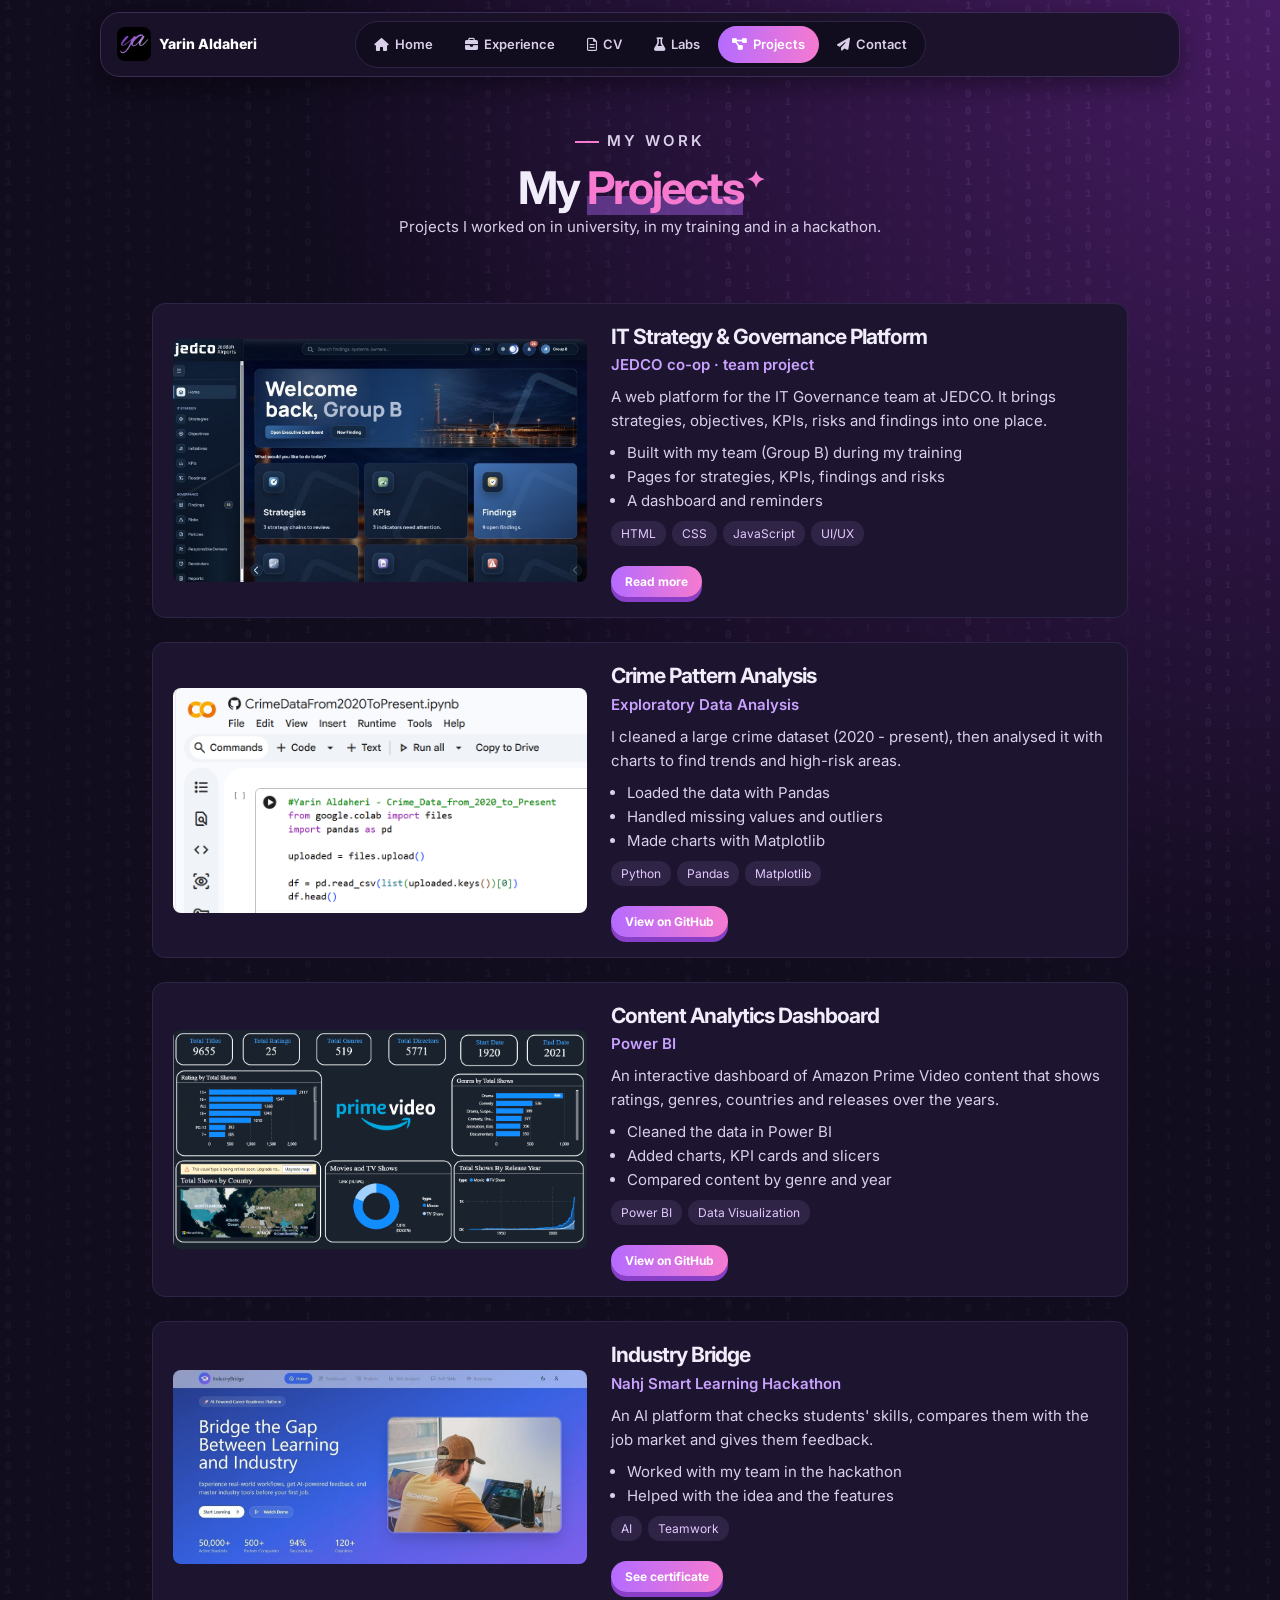
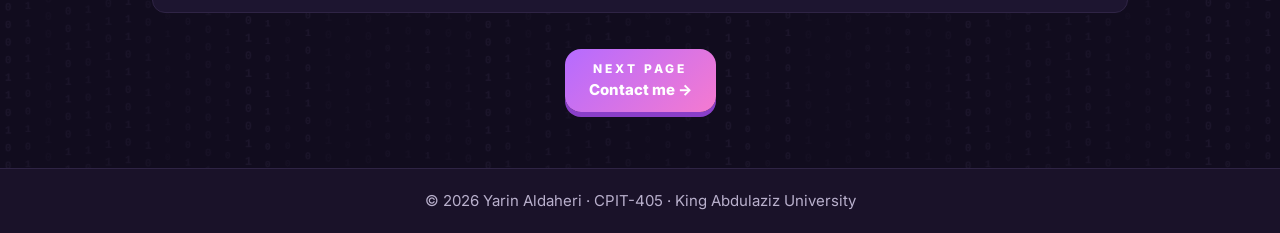
<file: projects.html>
<!DOCTYPE html>
<html lang="en">
<head>
  <meta charset="UTF-8">
  <!-- viewport: makes the page fit on phones -->
  <meta name="viewport" content="width=device-width, initial-scale=1.0">
  <meta name="author" content="Yarin Aldaheri">
  <title>Projects | Yarin Aldaheri</title>
  <link rel="icon" href="images/logo.jpg">
  <!-- fonts from Google Fonts (Inter + Gochi Hand) -->
  <link href="https://fonts.googleapis.com/css2?family=Inter:wght@400;600;800&family=Gochi+Hand&display=swap" rel="stylesheet">
  <!-- icons: Font Awesome (the <i> tags in the page) -->
  <link rel="stylesheet" href="https://cdnjs.cloudflare.com/ajax/libs/font-awesome/6.5.2/css/all.min.css">
  <!-- my css file -->
  <link rel="stylesheet" href="style.css">
</head>
<body>

  <!-- header + menu -->
  <header>
    <a href="index.html" class="logo">
      <img src="images/logo.jpg" alt="My logo">
      <span>Yarin Aldaheri</span>
    </a>
    <!-- menu button for phones (checkbox + label trick) -->
    <input type="checkbox" id="menu-btn">
    <label for="menu-btn" class="menu-icon"><i class="fa-solid fa-bars"></i></label>
    <nav>
      <a href="index.html"><i class="fa-solid fa-house"></i> Home</a>
      <a href="experience.html"><i class="fa-solid fa-briefcase"></i> Experience</a>
      <a href="cv.html"><i class="fa-regular fa-file-lines"></i> CV</a>
      <a href="labs.html"><i class="fa-solid fa-flask"></i> Labs</a>
      <a href="projects.html" class="active"><i class="fa-solid fa-diagram-project"></i> Projects</a>
      <a href="contact.html"><i class="fa-solid fa-paper-plane"></i> Contact</a>
    </nav>
  </header>

  <main>

    <!-- page title -->
    <section class="page-title">
      <p class="kicker">My work</p>
      <h1>My <span class="pink">Projects</span></h1>
      <p>Projects I worked on in university, in my training and in a hackathon.</p>
    </section>

    <section class="section">
      <!-- project 1 -->
      <article class="card project-row">
        <img src="images/jedco-governance.jpg" alt="IT Strategy and Governance Platform">
        <div>
          <h2>IT Strategy &amp; Governance Platform</h2>
          <p class="project-sub">JEDCO co-op &middot; team project</p>
          <p>A web platform for the IT Governance team at JEDCO. It brings strategies, objectives, KPIs, risks and findings into one place.</p>
          <ul>
            <li>Built with my team (Group B) during my training</li>
            <li>Pages for strategies, KPIs, findings and risks</li>
            <li>A dashboard and reminders</li>
          </ul>
          <ul class="tags">
            <li>HTML</li>
            <li>CSS</li>
            <li>JavaScript</li>
            <li>UI/UX</li>
          </ul>
          <a href="experience.html" class="btn btn-small">Read more</a>
        </div>
      </article>

      <!-- project 2 -->
      <article class="card project-row">
        <img src="images/project-crime.png" alt="Crime data analysis notebook">
        <div>
          <h2>Crime Pattern Analysis</h2>
          <p class="project-sub">Exploratory Data Analysis</p>
          <p>I cleaned a large crime dataset (2020 - present), then analysed it with charts to find trends and high-risk areas.</p>
          <ul>
            <li>Loaded the data with Pandas</li>
            <li>Handled missing values and outliers</li>
            <li>Made charts with Matplotlib</li>
          </ul>
          <ul class="tags">
            <li>Python</li>
            <li>Pandas</li>
            <li>Matplotlib</li>
          </ul>
          <a href="https://github.com/Yarin-Abdulaziz/Exploratory-Analysis-of-LA-Crime-Data" target="_blank" class="btn btn-small">View on GitHub</a>
        </div>
      </article>

      <!-- project 3 -->
      <article class="card project-row">
        <img src="images/project-dashboard.png" alt="Power BI dashboard">
        <div>
          <h2>Content Analytics Dashboard</h2>
          <p class="project-sub">Power BI</p>
          <p>An interactive dashboard of Amazon Prime Video content that shows ratings, genres, countries and releases over the years.</p>
          <ul>
            <li>Cleaned the data in Power BI</li>
            <li>Added charts, KPI cards and slicers</li>
            <li>Compared content by genre and year</li>
          </ul>
          <ul class="tags">
            <li>Power BI</li>
            <li>Data Visualization</li>
          </ul>
          <a href="https://github.com/Yarin-Abdulaziz/PrimeVedio-PowerBi-Dashboard" target="_blank" class="btn btn-small">View on GitHub</a>
        </div>
      </article>

      <!-- project 4 -->
      <article class="card project-row">
        <img src="images/project-industry-bridge.jpg" alt="Industry Bridge platform">
        <div>
          <h2>Industry Bridge</h2>
          <p class="project-sub">Nahj Smart Learning Hackathon</p>
          <p>An AI platform that checks students' skills, compares them with the job market and gives them feedback.</p>
          <ul>
            <li>Worked with my team in the hackathon</li>
            <li>Helped with the idea and the features</li>
          </ul>
          <ul class="tags">
            <li>AI</li>
            <li>Teamwork</li>
          </ul>
          <a href="images/cert-nahj.jpg" target="_blank" class="btn btn-small">See certificate</a>
        </div>
      </article>

      <a href="contact.html" class="next-page"><span>Next page</span>Contact me &rarr;</a>
    </section>

  </main>

  <!-- footer -->
  <footer>
    <p>&copy; 2026 Yarin Aldaheri &middot; CPIT-405 &middot; King Abdulaziz University</p>
  </footer>

</body>
</html>
</file>
<file: style.css>
/* Yarin Aldaheri - CPIT-405 Portfolio*/
/* ---------- general ---------- */
* {
  margin: 0;
  padding: 0;
  box-sizing: border-box; /* padding stays inside the width */
}

body {
  font-family: "Inter", Arial, sans-serif;
  font-size: 15px;
  background-color: #110c1e;
  /* purple light on top + my 0 and 1 picture */
  background-image: radial-gradient(circle at top right, rgba(80, 30, 110, 0.85), rgba(17, 12, 30, 0.92) 45%), url("images/binary.png");
  background-size: auto, 480px 704px;
  color: #f1ecfa;
  line-height: 1.6;
}

a {
  color: #f57ad0;
  text-decoration: none;
}

a:hover {
  color: #c9a2ff;
}

img {
  max-width: 100%;
}

h1,
h2,
h3 {
  line-height: 1.2;
}

.pink {
  color: #f57ad0;
}


/* ---------- header and menu ---------- */
/* 3 columns: logo on the left, menu in the middle */
header {
  position: sticky;
  top: 12px;
  z-index: 10; /* stay on top */
  display: grid;
  grid-template-columns: 1fr auto 1fr;
  align-items: center;
  max-width: 1080px;
  margin: 12px auto 0;
  padding: 8px 16px;
  border-radius: 20px;
  background-color: rgba(26, 18, 41, 0.9);
  border: 1px solid #3a2c55;
  box-shadow: 0 8px 24px rgba(0, 0, 0, 0.4); /* shadow */
}

.logo {
  display: flex;
  align-items: center;
  gap: 8px; /* space between items */
  color: #ffffff;
  font-weight: 800;
  font-size: 14px;
}

.logo img {
  width: 34px;
  height: 34px;
  border-radius: 8px;
}

/* the menu button only shows on phones */
#menu-btn,
.menu-icon {
  display: none;
}

nav {
  padding: 4px;
  border-radius: 24px;
  background-color: #120c1f;
  border: 1px solid #2f2445;
}

nav a {
  display: inline-block;
  padding: 8px 14px;
  border-radius: 20px;
  color: #d9cfe8;
  font-size: 13px;
  font-weight: 600;
  transition: background-color 0.3s, color 0.3s;
}

nav a:hover {
  background-color: #2f2445;
  color: #ffffff;
}

/* the page I am on */
nav a.active {
  background: linear-gradient(90deg, #b56bff, #f57ad0); /* two colors mixed */
  color: #ffffff;
}

nav i {
  margin-right: 3px;
}


/* ---------- buttons ---------- */
.btn {
  display: inline-block;
  margin-top: 20px;
  margin-right: 10px;
  padding: 10px 20px;
  border: none;
  border-radius: 20px;
  background: linear-gradient(90deg, #b56bff, #f57ad0);
  color: #ffffff;
  font-family: inherit;
  font-size: 13px;
  font-weight: 700;
  cursor: pointer;
  box-shadow: 0 5px 0 #8a3fc9;
  transition: transform 0.3s, box-shadow 0.3s;
}

/* the button goes down like a keyboard key */
.btn:hover {
  color: #ffffff;
  transform: translateY(3px);
  box-shadow: 0 2px 0 #8a3fc9;
}

/* button with only a border */
.btn-outline {
  background: #1d1530;
  border: 2px solid #f57ad0;
}

.btn-small {
  padding: 6px 14px;
  font-size: 12px;
}


/* ---------- sections and cards ---------- */
.section {
  max-width: 1024px;
  margin: 0 auto;
  padding: 56px 24px;
}

.section h2 {
  margin-bottom: 22px;
  font-size: 34px;
  letter-spacing: -1px;
}

/* small title above the big titles */
.kicker {
  margin-bottom: 8px;
  color: #c9a2ff;
  font-size: 12px;
  font-weight: 600;
  letter-spacing: 3px; /* space between letters */
  text-transform: uppercase; /* capital letters */
}

.kicker::before {
  content: "";
  display: inline-block;
  width: 24px;
  height: 2px;
  margin-right: 8px;
  vertical-align: middle;
  background-color: #f57ad0;
}

/* a little star after the big titles */
.section > h2::after,
.page-title h1::after {
  content: " ✦";
  color: #f57ad0;
  font-size: 0.5em;
  vertical-align: super;
}

/* pink words in titles look like a highlighter */
h1 .pink,
h2 .pink {
  background: linear-gradient(transparent 65%, rgba(181, 107, 255, 0.4) 65%);
}

.card {
  padding: 20px;
  border-radius: 13px;
  background-color: #1d1530;
  border: 1px solid #2f2445;
  transition: transform 0.3s, border-color 0.3s;
}

.card:hover {
  transform: translateY(-4px);
  border-color: #f57ad0;
}

.card h3 {
  margin-bottom: 8px;
}

.card p {
  color: #d9cfe8;
}

/* title at the top of every page (not home) */
.page-title {
  padding: 52px 16px 8px;
  text-align: center;
}

.page-title h1 {
  font-size: 45px;
  letter-spacing: -2px;
}

.page-title p {
  color: #d9cfe8;
  font-size: 15px;
}

/* small tags like HTML, CSS ... */
.tags {
  list-style: none; /* no dots */
  display: flex;
  flex-wrap: wrap; /* go to a new line if no space */
  gap: 6px;
  margin-top: 10px;
}

.tags li {
  padding: 3px 10px;
  border-radius: 12px;
  background-color: #2f2445;
  color: #e3c9ff;
  font-size: 12px;
}


/* ---------- home: hero ---------- */
.hero {
  display: flex;
  align-items: center;
  gap: 28px;
  max-width: 1120px;
  margin: 0 auto;
  padding: 44px 32px;
}

.hero-text {
  flex: 1;
}

.hero-img {
  flex: 1.2;
}

.badge {
  display: inline-block;
  margin: 0 6px 12px 0;
  padding: 8px 16px;
  border-radius: 20px;
  border: 1px solid #4a3a66;
  background-color: #1d1530;
  font-size: 14px;
}

/* green "open to opportunities" badge */
.open {
  border-color: #3f8f66;
  color: #b9f5d3;
}

.dot {
  display: inline-block;
  width: 7px;
  height: 7px;
  margin-right: 4px;
  border-radius: 50%;
  background-color: #6be3a2;
  animation: pulse 1.5s infinite;
}

@keyframes pulse {
  0% {
    box-shadow: 0 0 0 0 rgba(107, 227, 162, 0.7);
  }
  100% {
    box-shadow: 0 0 0 8px rgba(107, 227, 162, 0);
  }
}

.hero h1 {
  margin-bottom: 12px;
  font-size: 51px;
  letter-spacing: -2px;
}

.subtitle {
  margin-bottom: 16px;
  color: #c9a2ff;
  font-size: 16px;
  font-weight: 600;
}

/* the subtitle is typed letter by letter */
.subtitle span {
  display: inline-block;
  overflow: hidden;
  white-space: nowrap;
  line-height: 1.1; /* makes the pink line shorter */
  border-right: 3px solid #f57ad0;
  animation: typing 3s steps(50); /* looks like typing */
}

/* max-width stops at the end of the text */
@keyframes typing {
  from {
    max-width: 0;
  }
  to {
    max-width: 100%;
  }
}

.hero-text p {
  color: #e6def3;
  font-size: 14px;
  line-height: 1.7;
}

/* the desk picture moves up and down slowly */
.hero-img img {
  animation: float 5s ease-in-out infinite;
}

@keyframes float {
  0% {
    transform: translateY(0);
  }
  50% {
    transform: translateY(-12px);
  }
  100% {
    transform: translateY(0);
  }
}


/* ---------- home: about me (notebook) ---------- */
.about {
  display: grid;
  grid-template-columns: 2fr 1fr;
  gap: 24px;
  align-items: start;
}

/* notebook page with lines */
.notebook {
  padding: 24px 24px 24px 48px;
  border-radius: 5px;
  background-color: #fffdf7;
  background-image: linear-gradient(90deg, transparent 32px, #f9a8d4 32px, #f9a8d4 34px, transparent 34px), repeating-linear-gradient(#fffdf7 0px, #fffdf7 25px, #c7d2fe 26px);
  color: #2a1840;
  line-height: 26px;
  box-shadow: 0 12px 24px rgba(0, 0, 0, 0.5);
}

.notebook h3 {
  font-family: "Gochi Hand", cursive;
  font-size: 24px;
  color: #b0137d;
}

.highlight {
  background-color: #fbcfe8;
}

/* yellow sticky notes */
.sticky {
  margin-bottom: 20px;
  padding: 16px;
  background-color: #fff59a;
  color: #4a3a10;
  font-family: "Gochi Hand", cursive;
  font-size: 16px;
  transform: rotate(3deg);
  box-shadow: 0 8px 16px rgba(0, 0, 0, 0.4);
  transition: transform 0.3s;
}

.sticky:hover {
  transform: rotate(0deg);
}

.sticky ul {
  padding-left: 16px;
}

.pink-note {
  background-color: #fbcfe8;
  color: #6b1048;
  transform: rotate(-3deg);
}

/* ---------- home: experience ---------- */
.exp {
  display: grid;
  grid-template-columns: 1fr 1.3fr;
  gap: 32px;
  align-items: center;
}

/* photo with a white frame like a polaroid */
.polaroid {
  display: block;
  max-width: 320px;
  margin: 0 auto;
  padding: 10px 10px 0;
  background-color: #ffffff;
  border-radius: 3px;
  transform: rotate(-3deg);
  transition: transform 0.3s;
}

.polaroid:hover {
  transform: rotate(0deg) scale(1.03);
}

.polaroid img {
  display: block;
}

.polaroid span {
  display: block;
  padding: 10px 0;
  text-align: center;
  font-family: "Gochi Hand", cursive;
  font-size: 18px;
  color: #6a32e8;
}

.company {
  display: flex;
  align-items: center;
  gap: 12px;
  margin-bottom: 12px;
}

.company img {
  width: 80px;
  padding: 6px;
  border-radius: 8px;
  background-color: #1d2a55;
}

.company p {
  color: #c9a2ff;
  font-size: 12px;
}

.exp h4 {
  margin: 16px 0 8px;
  color: #f57ad0;
}

.work-list {
  padding-left: 16px;
}

.work-list li {
  margin-bottom: 6px;
  color: #d9cfe8;
}


/* ---------- home: tools ---------- */
.tools-title {
  margin: 20px 0 10px;
  color: #c9a2ff;
}

.tools {
  list-style: none;
  display: flex;
  flex-wrap: wrap;
  gap: 10px;
}

.tools li {
  padding: 11px 18px;
  font-size: 14px;
  border-radius: 10px;
  background-color: #1d1530;
  border: 1px solid #2f2445;
  transition: border-color 0.3s;
}

.tools li:hover {
  border-color: #f57ad0;
}

.tools i {
  margin-right: 6px;
  font-size: 22px;
  vertical-align: middle;
}


/* ---------- folder cards (soft skills + labs) ---------- */
.folders {
  display: grid;
  grid-template-columns: 1fr 1fr 1fr 1fr;
  gap: 16px;
}

.folder-card {
  padding: 20px 16px;
  border-radius: 13px;
  background-color: #1d1530;
  border: 1px solid #2f2445;
  text-align: center;
  transition: transform 0.3s, border-color 0.3s;
}

.folder-card:hover {
  transform: translateY(-4px);
  border-color: #f57ad0;
}

.folder-card p {
  color: #d9cfe8;
  font-size: 12px;
}

/* folder picture with an icon or number on it */
.folder {
  position: relative;
  width: 128px;
  margin: 0 auto 12px;
  transition: transform 0.3s;
}

.folder img {
  display: block;
}

.folder span {
  position: absolute;
  left: 0;
  right: 0;
  bottom: 22%;
  text-align: center;
  color: #ffffff;
  font-size: 27px;
  font-weight: 800;
}

.folder-card:hover .folder {
  transform: rotate(-4deg);
}


/* ---------- home: projects ---------- */
.projects-list .project-row h3 {
  font-size: 21px;
}

.more-link {
  display: inline-block;
  margin-top: 10px;
  font-weight: 700;
  border-bottom: 2px solid #f57ad0;
}

/* ---------- home: certificates on a string ---------- */
.cert-line {
  position: relative;
  display: flex;
  justify-content: space-between;
  gap: 16px;
  padding-top: 32px;
  border-top: 2px solid #f57ad0;
}

.cert-line a {
  position: relative;
  flex: 1;
  padding: 6px 6px 0;
  background-color: #ffffff;
  border-radius: 3px;
  transition: transform 0.3s;
}

/* the clip */
.cert-line a::before {
  content: "";
  position: absolute;
  top: -40px;
  left: 50%;
  width: 11px;
  height: 29px;
  margin-left: -6px;
  border-radius: 5px;
  background-color: #b56bff;
}

.cert-line a:nth-child(odd) {
  transform: rotate(-3deg);
}

.cert-line a:nth-child(even) {
  transform: rotate(3deg);
}

.cert-line a:hover {
  transform: rotate(0deg) scale(1.08);
}

.cert-line span {
  display: block;
  padding: 8px 0;
  text-align: center;
  color: #7a6a92;
  font-size: 12px;
}

.cert-line strong {
  display: block;
  color: #6a32e8;
  font-size: 13px;
}


/* ---------- home: contact box ---------- */
.contact-box {
  display: grid;
  grid-template-columns: 1fr 1.1fr;
  gap: 32px;
  align-items: center;
  padding: 40px;
  border-radius: 20px;
  background: linear-gradient(135deg, #3b1a52, #1d1530);
  border: 1px solid #4a3a66;
}

.contact-box h2 {
  margin-bottom: 12px;
}

.contact-box p {
  color: #e6def3;
}

.contact-box .open {
  display: table;
  margin-top: 16px;
  color: #b9f5d3;
}

/* the list with my info */
.info-card {
  list-style: none;
  padding: 8px 16px;
  border-radius: 16px;
  background-color: #120c1f;
  border: 1px solid #4a3a66;
}

.info-card li {
  display: flex;
  justify-content: space-between;
  gap: 12px;
  padding: 10px 0;
  border-bottom: 1px solid #2f2445;
  font-weight: 600;
  transition: padding-left 0.3s;
}

.info-card li:last-child {
  border-bottom: none;
}

.info-card li:hover {
  padding-left: 6px;
}

.info-card span {
  color: #b9b0cc;
  font-weight: 400;
}

.info-card i {
  width: 18px;
  color: #f57ad0;
}


/* ---------- experience page ---------- */

/* my training info like a boarding pass */
.ticket {
  display: flex;
  max-width: 680px;
  margin: 0 auto;
  border-radius: 16px;
  background-color: #fdf8ff;
  color: #2a1840;
  transform: rotate(-1deg);
  box-shadow: 0 16px 32px rgba(245, 122, 208, 0.25);
}

.ticket-main {
  flex: 3;
  padding: 20px 24px;
}

.ticket-top {
  display: flex;
  justify-content: space-between;
  align-items: center;
  padding-bottom: 10px;
  border-bottom: 2px dashed #e4d4f5;
}

.ticket-top img {
  width: 72px;
  padding: 4px;
  border-radius: 6px;
  background-color: #1d2a55;
}

.ticket-top p {
  color: #8a3fd6;
  font-weight: 800;
  letter-spacing: 2px;
  text-transform: uppercase;
  font-size: 12px;
}

.route {
  display: flex;
  justify-content: space-between;
  align-items: center;
  margin: 16px 0;
}

.route p {
  color: #7a6a92;
  font-size: 12px;
}

.route p:last-child {
  text-align: right;
}

.route strong {
  display: block;
  color: #6a32e8;
  font-size: 35px;
  line-height: 1;
}

.ticket-info {
  list-style: none;
  display: grid;
  grid-template-columns: 1fr 1fr 1fr 1fr;
  gap: 8px;
  font-weight: 800;
}

.ticket-info span {
  display: block;
  color: #a08cb8;
  font-size: 12px;
  font-weight: 600;
  text-transform: uppercase;
}

/* the right part of the ticket */
.ticket-side {
  flex: 1;
  padding: 20px;
  border-left: 3px dashed #e4d4f5;
  border-radius: 0 16px 16px 0;
  background: linear-gradient(160deg, #b56bff, #f57ad0);
  color: #ffffff;
  text-transform: uppercase;
}

.ticket-side strong {
  font-size: 32px;
}

/* week cards */
.weeks {
  display: grid;
  grid-template-columns: 1fr 1fr 1fr;
  gap: 16px;
}

.week-num {
  display: inline-block;
  margin-bottom: 8px;
  padding: 3px 10px;
  border-radius: 10px;
  background-color: #f57ad0;
  color: #1a1229;
  font-size: 12px;
  font-weight: 800;
}

.main-project {
  display: grid;
  grid-template-columns: 1.3fr 1fr;
  gap: 24px;
  align-items: center;
}

.main-project img {
  display: block;
  border-radius: 8px;
}

.label {
  display: inline-block;
  margin-bottom: 6px;
  padding: 3px 10px;
  border-radius: 10px;
  background-color: #b56bff;
  font-size: 12px;
  font-weight: 600;
}

.small-projects {
  display: grid;
  grid-template-columns: 1fr 1fr 1fr;
  gap: 16px;
  margin-top: 16px;
}

.two-cols {
  display: grid;
  grid-template-columns: 1fr 1fr;
  gap: 16px;
}

/* yellow sticky note */
.note {
  max-width: 480px;
  margin: 0 auto;
  padding: 20px;
  background-color: #fff59a;
  color: #4a3a10;
  transform: rotate(-2deg);
  box-shadow: 0 8px 16px rgba(0, 0, 0, 0.4);
}

.note h3 {
  font-family: "Gochi Hand", cursive;
  font-size: 22px;
  color: #b0137d;
}


/* luggage tags */
.bag-tags {
  list-style: none;
  display: flex;
  flex-wrap: wrap;
  gap: 8px;
  margin-top: 12px;
}

.bag-tags li {
  padding: 6px 11px;
  border-radius: 3px 10px 10px 3px;
  background-color: #fdf8ff;
  color: #4a2a75;
  font-weight: 700;
  font-size: 12px;
  transition: transform 0.3s;
}

.bag-tags li:nth-child(odd) {
  transform: rotate(-2deg);
}

.bag-tags li:nth-child(even) {
  transform: rotate(2deg);
}

.bag-tags li:hover {
  transform: scale(1.1);
}

.two-cols h3 i {
  color: #f57ad0;
}

.challenges {
  display: grid;
  grid-template-columns: 1fr 1fr 1fr 1fr;
  gap: 16px;
}

.challenges h3 {
  color: #f9b6e4;
}

.card .solution {
  margin-top: 10px;
  padding: 10px;
  border-radius: 8px;
  border-left: 3px solid #6be3a2;
  background-color: rgba(107, 227, 162, 0.1);
  color: #c9f5dc;
}


/* ---------- "next page" button at the end of the pages ---------- */
.next-page {
  display: table;
  margin: 36px auto 0;
  padding: 10px 24px;
  border-radius: 16px;
  background: linear-gradient(135deg, #b56bff, #f57ad0);
  color: #ffffff;
  font-size: 15px;
  font-weight: 800;
  text-align: center;
  box-shadow: 0 5px 0 #8a3fc9;
  transition: transform 0.3s, box-shadow 0.3s;
}

.next-page span {
  display: block;
  font-size: 12px;
  letter-spacing: 3px;
  text-transform: uppercase;
}

.next-page:hover {
  color: #ffffff;
  transform: translateY(3px);
  box-shadow: 0 2px 0 #8a3fc9;
}


/* ---------- cv page ---------- */
.cv {
  position: relative;
  border-radius: 13px;
  background-color: #ffffff;
  color: #2a1840;
  transform: rotate(-0.5deg);
}

/* pieces of tape on the paper */
.tape {
  position: absolute;
  top: -10px;
  width: 88px;
  height: 22px;
  background-color: rgba(249, 168, 212, 0.8);
}

.tape.left {
  left: 32px;
  transform: rotate(-6deg);
}

.tape.right {
  right: 32px;
  transform: rotate(6deg);
}

.cv-top {
  padding: 24px;
  border-radius: 13px 13px 0 0;
  background: linear-gradient(90deg, #6a32e8, #f57ad0);
  color: #ffffff;
}

.cv-top h2 {
  margin-bottom: 4px;
  font-size: 26px;
}

.cv-body {
  display: grid;
  grid-template-columns: 1fr 2fr;
}

.cv-side {
  padding: 24px;
  border-radius: 0 0 0 13px;
  background-color: #f6efff;
}

.cv-main {
  padding: 24px;
}

.cv h3 {
  margin: 16px 0 6px;
  padding-bottom: 4px;
  border-bottom: 2px solid #f57ad0;
  color: #6a32e8;
  font-size: 14px;
  text-transform: uppercase;
}

.cv h3:first-child {
  margin-top: 0;
}

.cv ul {
  padding-left: 14px;
}

.cv-side ul {
  list-style: none;
  padding-left: 0;
}

.cv li {
  margin-bottom: 5px;
}

.cv a {
  color: #6a32e8;
  word-break: break-all;
}

.cert-grid {
  display: grid;
  grid-template-columns: 1fr 1fr 1fr;
  gap: 16px;
}

.cert img {
  display: block;
  margin-bottom: 10px;
  border-radius: 6px;
}

.cert-from {
  margin-bottom: 6px;
  font-size: 12px;
  font-weight: 600;
}

.card .cert-from {
  color: #f57ad0;
}


/* ---------- labs page ---------- */
.lab {
  text-align: left;
}

.lab .folder {
  margin-bottom: 12px;
}

.lab-type {
  font-size: 12px;
  font-weight: 800;
  letter-spacing: 2px;
  text-transform: uppercase;
}

.folder-card .lab-type {
  color: #c9a2ff;
}

.lab h3 a {
  color: #ffffff;
}

.lab h3 a:hover {
  color: #f57ad0;
}

.code-link {
  font-weight: 600;
  text-decoration: underline;
}


/* ---------- projects page ---------- */
.project-row {
  display: grid;
  grid-template-columns: 1fr 1.2fr;
  gap: 24px;
  align-items: center;
  margin-bottom: 24px;
}

.project-row img {
  display: block;
  border-radius: 8px;
}

.project-row h2 {
  margin-bottom: 4px;
  font-size: 21px;
}

.project-sub {
  margin-bottom: 8px;
  font-weight: 600;
}

.card .project-sub {
  color: #c9a2ff;
}

.project-row ul {
  margin: 8px 0 0 16px;
  color: #d9cfe8;
}

.project-row .tags {
  margin-left: 0;
}


/* ---------- contact page ---------- */
.contact {
  display: grid;
  grid-template-columns: 1.3fr 1fr;
  gap: 40px;
  align-items: center;
}

.contact h1 {
  margin-bottom: 8px;
  font-size: 51px;
}

.contact-form > p {
  margin-bottom: 6px;
  color: #d9cfe8;
}

form {
  margin-top: 16px;
}

form label {
  display: block;
  margin: 10px 0 5px;
  font-weight: 600;
}

form input,
form select,
form textarea {
  width: 100%;
  padding: 10px;
  border-radius: 8px;
  border: 1px solid #4a3a66;
  background-color: #110c1e;
  color: #ffffff;
  font-family: inherit;
  font-size: 12px;
}

form input:focus,
form select:focus,
form textarea:focus {
  border-color: #f57ad0;
  outline: none; /* remove the blue line of the browser */
}

/* the phone on the right */
.phone {
  width: 272px;
  margin: 0 auto;
  padding: 10px;
  border-radius: 40px;
  background-color: #2a2533;
  border: 3px solid #4d4558;
  transform: rotate(3deg);
  box-shadow: 0 20px 40px rgba(0, 0, 0, 0.6), 0 0 48px rgba(181, 107, 255, 0.3);
  transition: transform 0.4s;
}

.phone:hover {
  transform: rotate(0deg);
}

.phone-screen {
  padding: 12px 16px 12px;
  border-radius: 32px;
  background-color: #f6efff;
  color: #1b1026;
}

.phone-bar {
  display: flex;
  justify-content: space-between;
  align-items: center;
  margin-bottom: 16px;
  padding: 0 8px;
  font-size: 12px;
}

/* the black part on top of the phone */
.notch {
  width: 72px;
  height: 20px;
  border-radius: 12px;
  background-color: #000000;
}

.phone-top {
  display: flex;
  align-items: center;
  gap: 10px;
  margin-bottom: 16px;
}

.phone-top img {
  width: 44px;
  height: 44px;
  border-radius: 50%;
  background-color: #e9d5ff;
}

.phone-top p {
  color: #6b5a80;
  font-size: 12px;
}

.phone-top strong {
  color: #1b1026;
  font-size: 14px;
}

.phone h2 {
  margin-bottom: 12px;
  font-size: 22px;
}

.phone-tiles {
  display: grid;
  grid-template-columns: 1fr 1fr 1fr;
  gap: 8px;
}

.phone-tiles a {
  padding: 12px 4px;
  border-radius: 12px;
  background-color: #ffffff;
  color: #1b1026;
  text-align: center;
  box-shadow: 0 3px 8px rgba(80, 40, 120, 0.1);
  transition: transform 0.3s;
}

.phone-tiles a:hover {
  color: #1b1026;
  transform: translateY(-3px);
}

.phone-tiles i {
  display: block;
  margin-bottom: 5px;
  color: #8a3fd6;
  font-size: 19px;
}

.phone-small {
  margin: 14px 0 6px;
  font-weight: 700;
}

.phone-link {
  display: flex;
  align-items: center;
  gap: 12px;
  padding: 10px;
  border-radius: 12px;
  background-color: #ffffff;
  color: #1b1026;
  box-shadow: 0 3px 8px rgba(80, 40, 120, 0.1);
}

.phone-link:hover {
  color: #1b1026;
}

.phone-link i {
  width: 34px;
  height: 34px;
  padding-top: 7px;
  border-radius: 8px;
  background-color: #0a66c2;
  color: #ffffff;
  font-size: 18px;
  text-align: center;
}

.phone-link span {
  font-size: 12px;
  color: #6b5a80;
}

.phone-link strong {
  display: block;
  color: #1b1026;
  font-size: 12px;
}

/* menu at the bottom of the phone */
.phone-menu {
  display: flex;
  justify-content: space-between;
  margin-top: 20px;
  padding: 6px;
  border-radius: 16px;
  background-color: #ffffff;
}

.phone-menu a {
  padding: 5px 6px;
  border-radius: 10px;
  color: #6b5a80;
  font-size: 12px;
  font-weight: 600;
  text-align: center;
}

.phone-menu i {
  display: block;
  font-size: 13px;
}

.phone-menu a.on {
  background-color: #f0e2ff;
  color: #8a3fd6;
}

/* ---------- footer ---------- */
footer {
  padding: 20px;
  text-align: center;
  background-color: #1a1229;
  border-top: 1px solid #2f2445;
  color: #b9b0cc;
}


/* ---------- tablet ---------- */
/* @media changes the design on small screens (responsive) */
@media (max-width: 1100px) {
  header {
    grid-template-columns: 1fr;
    justify-items: center;
    gap: 8px;
  }

  nav {
    text-align: center;
  }
}

/* smaller tablets */
@media (max-width: 900px) {
  /* logo on the left, menu button on the right */
  header {
    position: static;
    display: flex;
    flex-wrap: wrap;
    justify-content: space-between;
    margin: 8px;
  }

  .menu-icon {
    display: block;
    padding: 5px 10px;
    border-radius: 8px;
    border: 1px solid #4a3a66;
    color: #f1ecfa;
    font-size: 18px;
    cursor: pointer;
  }

  /* the menu is hidden until the button is clicked */
  nav {
    display: none;
    width: 100%;
    margin-top: 8px;
    border-radius: 16px;
  }

  #menu-btn:checked ~ nav {
    display: block;
  }

  nav a {
    display: block;
  }

  .hero h1 {
    font-size: 40px;
  }

  .section {
    padding: 44px 19px;
  }

  .hero {
    flex-direction: column;
    text-align: center;
  }

  .about,
  .contact-box,
  .exp,
  .main-project,
  .project-row,
  .contact,
  .cv-body {
    grid-template-columns: 1fr;
  }

  .folders,
  .weeks,
  .cert-grid,
  .small-projects,
  .challenges {
    grid-template-columns: 1fr 1fr;
  }

  .cert-line {
    flex-wrap: wrap;
    border-top: none;
  }

  .cert-line a {
    flex: 1 1 40%;
  }

  .cert-line a::before {
    display: none;
  }

  .ticket {
    flex-direction: column;
    transform: none;
  }

  .ticket-side {
    border-left: none;
    border-top: 3px dashed #e4d4f5;
    border-radius: 0 0 16px 16px;
  }

  .ticket-info {
    grid-template-columns: 1fr 1fr;
  }

  .contact-box {
    padding: 24px 16px;
  }

  .info-card li {
    flex-direction: column;
    gap: 2px;
  }
}


/* ---------- phone ---------- */
@media (max-width: 600px) {
  .hero h1 {
    font-size: 29px;
  }

  .page-title h1,
  .contact h1 {
    font-size: 29px;
  }

  .section h2 {
    font-size: 26px;
  }

  .hero {
    padding: 28px 14px;
  }

  .section {
    padding: 36px 14px;
  }

  .page-title {
    padding-top: 36px;
  }

  .ticket-main,
  .ticket-side {
    padding: 16px;
  }

  .folders,
  .weeks,
  .cert-grid,
  .small-projects,
  .two-cols,
  .challenges {
    grid-template-columns: 1fr;
  }

  .phone {
    width: 100%;
    transform: none;
  }

  .subtitle span {
    white-space: normal;
    border-right: none;
    animation: none;
  }

  .route strong {
    font-size: 26px;
  }

  /* smaller badges on phones */
  .hero-text .badge {
    margin: 0 3px 6px;
    padding: 5px 10px;
    font-size: 12px;
  }

  /* logo on top and the text under it */
  .ticket-top {
    flex-direction: column;
    align-items: flex-start;
    gap: 8px;
  }

  .ticket-top p {
    letter-spacing: 1px;
    font-size: 12px;
  }
}
</file>
